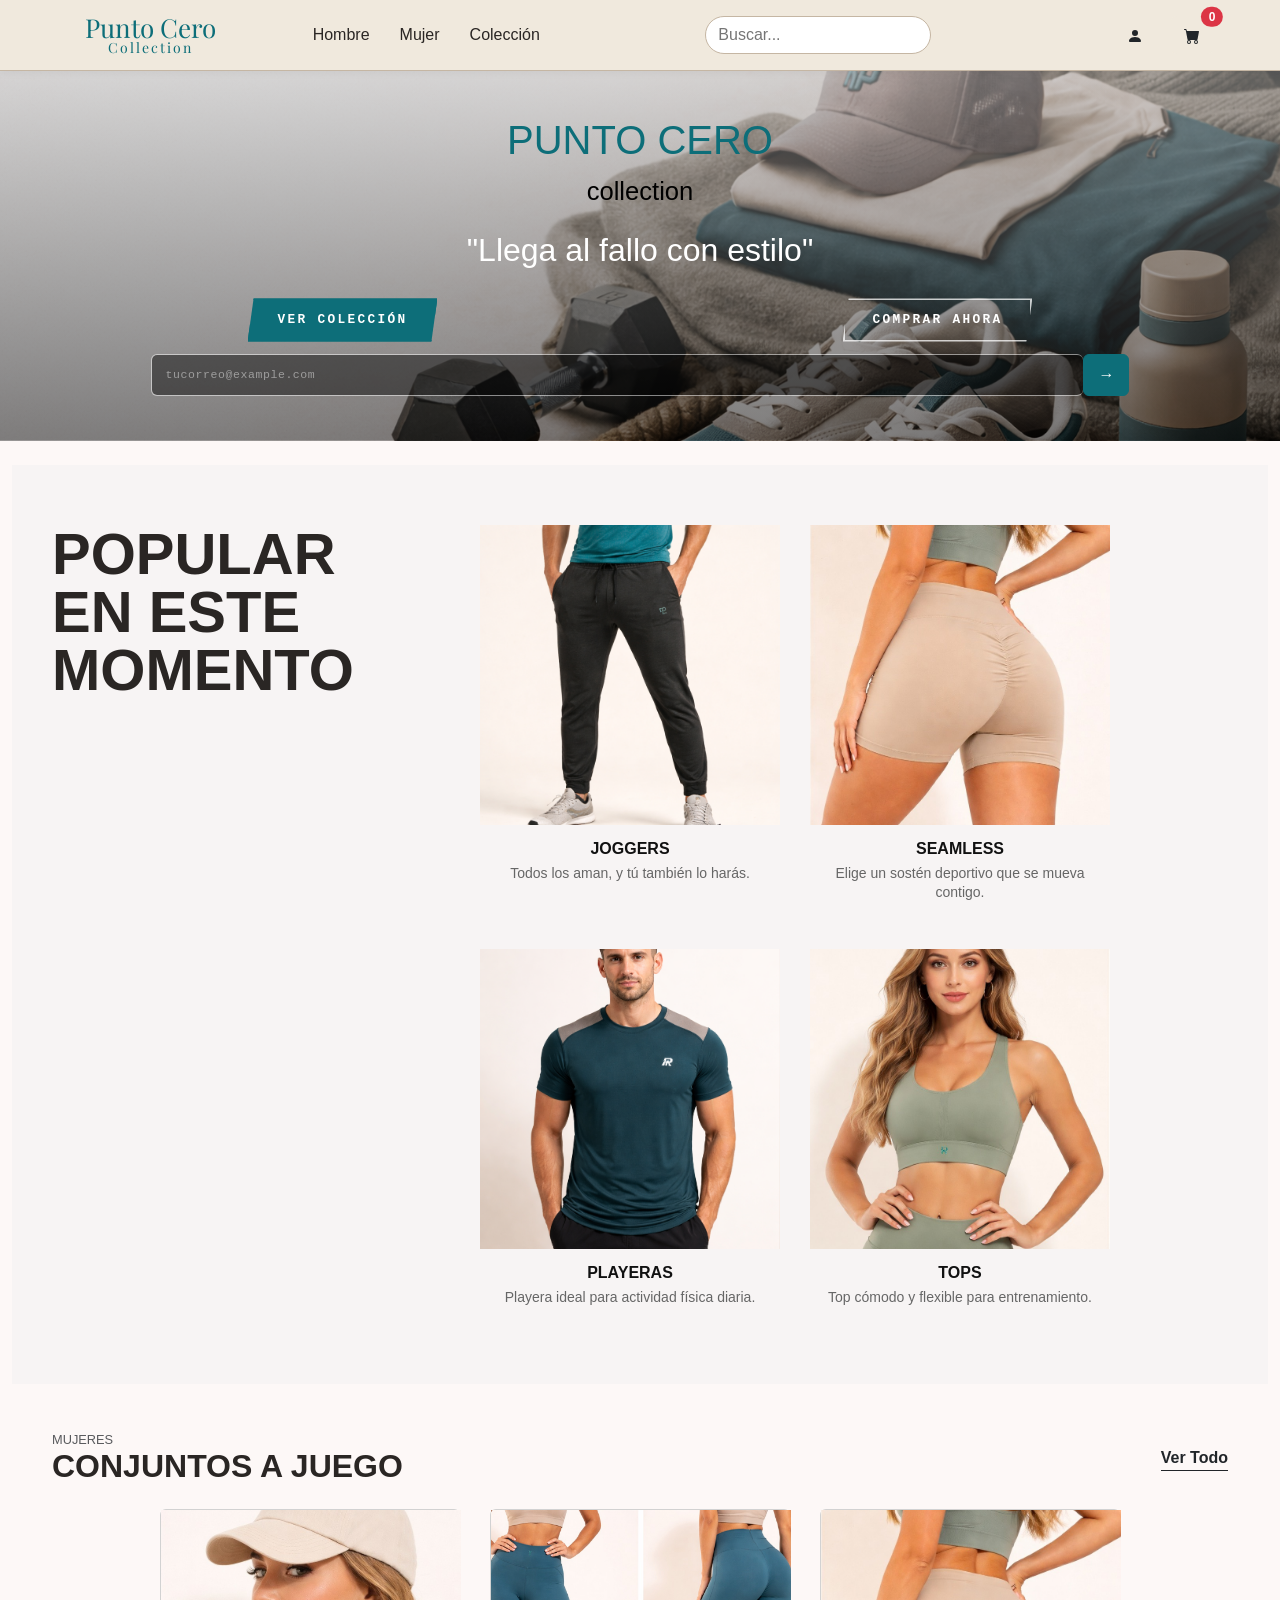
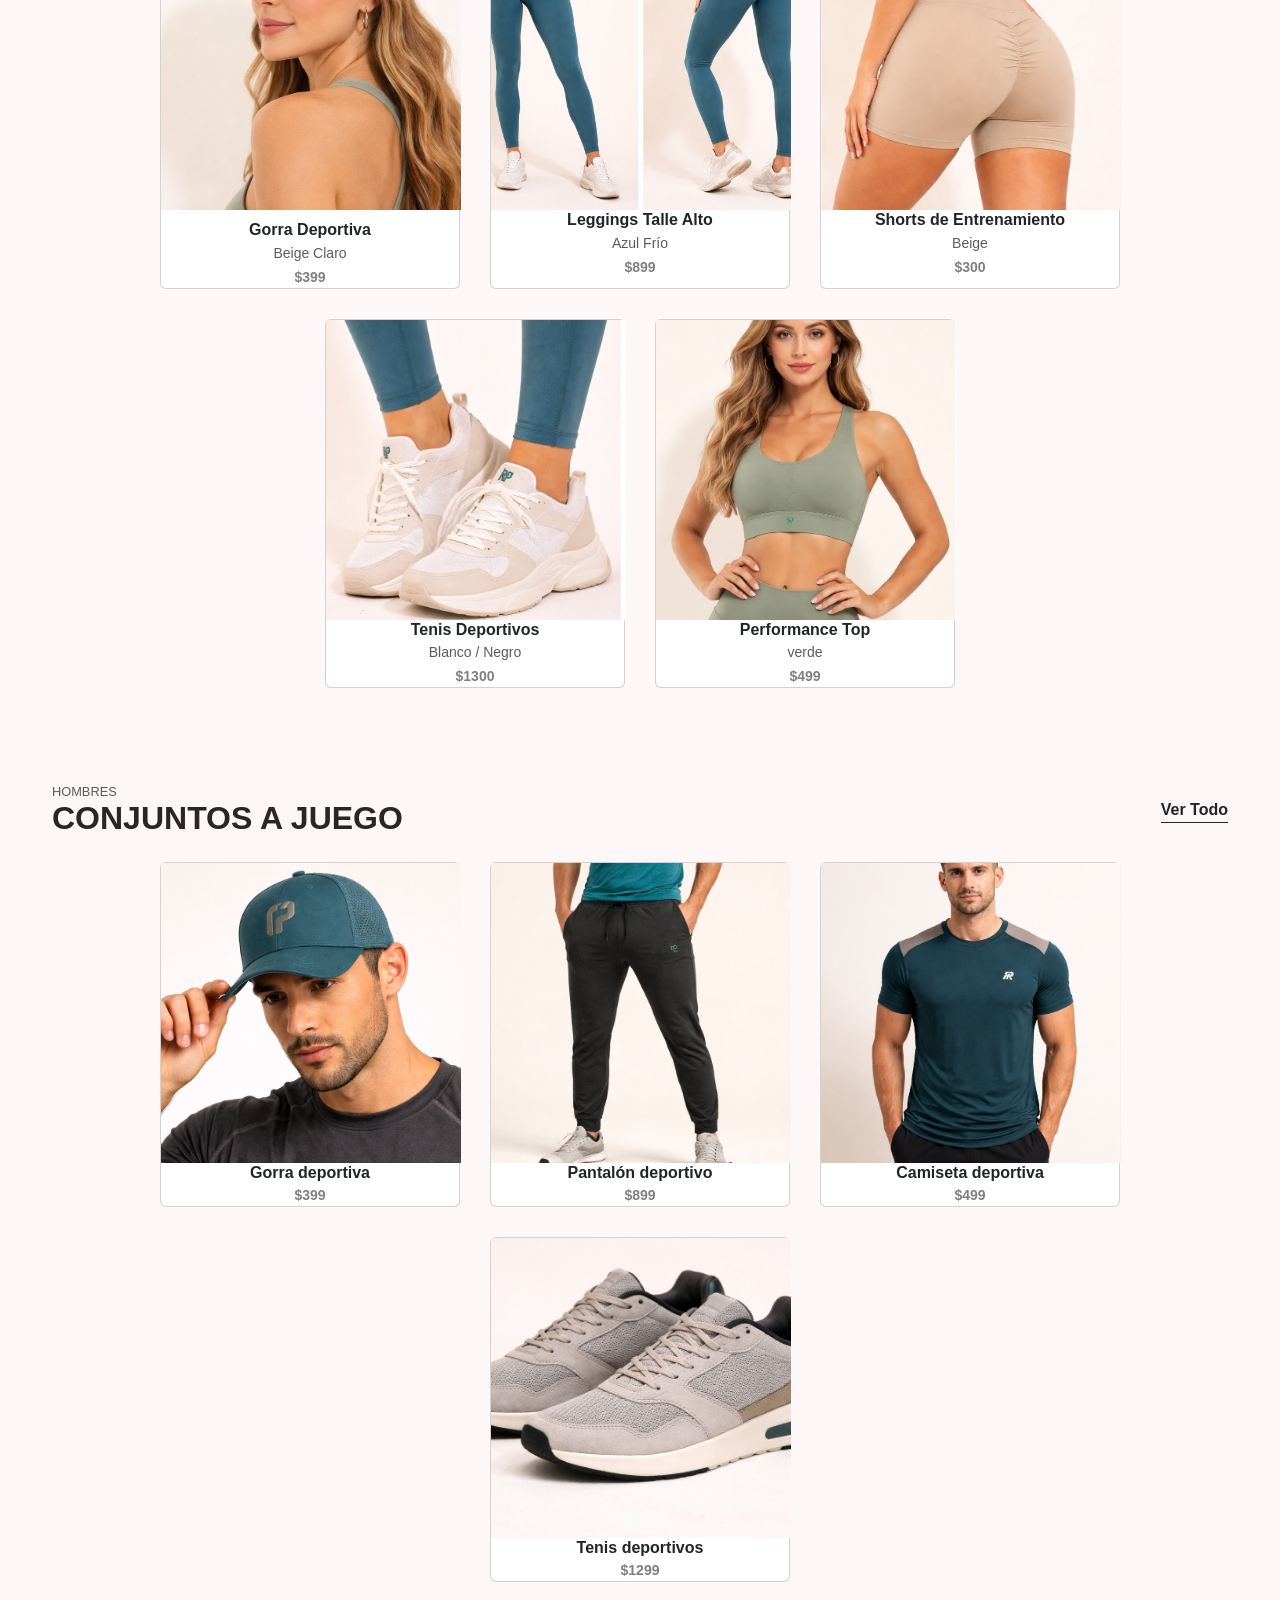
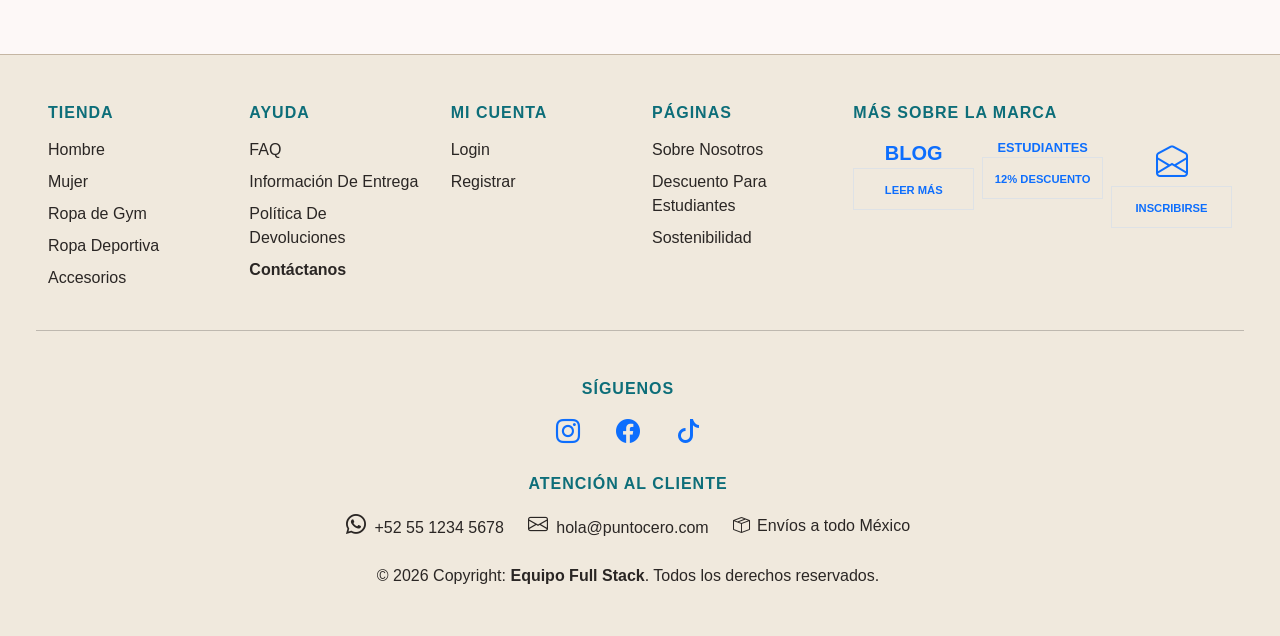
<file: docs/index.html>
<!DOCTYPE html>
<html lang="es">

<head>
  <link href="https://fonts.googleapis.com/css2?family=Cinzel:wght@400;700&display=swap" rel="stylesheet">
  <link href="https://cdn.jsdelivr.net/npm/bootstrap@5.3.0/dist/css/bootstrap.min.css" rel="stylesheet">
  <link rel="stylesheet" href="https://cdn.jsdelivr.net/npm/bootstrap-icons@1.10.5/font/bootstrap-icons.css">
  <meta charset="UTF-8">
  <meta name="viewport" content="width=device-width, initial-scale=1.0">
  <title>Punto Cero Collection</title>

  <!-- Google Fonts -->

  <link href="https://fonts.googleapis.com/css2?family=Playfair+Display:wght@500;700&display=swap" rel="stylesheet">

  <!-- CSS -->
  <link rel="stylesheet" href="styles.css">
  <style>
    .popover-ancho {
      --bs-popover-max-width: 60%;
    }

    .popover {
      max-width: none !important;
      width: 60% !important;
    }

    .product-card {
      border: none;
    }

    .carousel-item img {
      object-fit: cover;
      aspect-ratio: 3 / 4;
      background-color: #f8f9fa;
    }

    /* Las flechas solo aparecen al pasar el mouse sobre la tarjeta */
    .carousel-control-prev,
    .carousel-control-next {
      opacity: 0;
      transition: opacity 0.3s;
    }

    .card:hover .carousel-control-prev,
    .card:hover .carousel-control-next {
      opacity: 0.8;
    }
  </style>
</head>

<body class="min-vh-100">

    <nav class="navbar">
      <div class="container">

        <!-- LOGO -->
        <div class="logo col-2">
          <span class="logo-main">Punto Cero</span>
          <span class="logo-sub">Collection</span>
        </div>

        <!-- MENÚ -->
        <ul class="menu col-4">
          <li><a href="#">Hombre</a></li>
          <li><a href="#">Mujer</a></li>
          <li><a href="#">Colección</a></li>
        </ul>

        <!-- BUSCADOR -->
         <div class="col-3">
            <input type="text" placeholder="Buscar..." class="search">
         </div>

        <!-- ICONOS -->
        <div class="icons col-2 d-flex flex-row-reverse">
          <span class="user-icon"></span>


          <button type="button" id="carro" data-bs-placement="bottom" class="btn  position-relative"
            style="background-color: #F0E9DD;" data-bs-toggle="popover">

            <span class="carrito-btn">
              <svg xmlns="http://www.w3.org/2000/svg" width="16" height="16" fill="currentColor" class="bi bi-cart-fill" viewBox="0 0 16 16">
  <path d="M0 1.5A.5.5 0 0 1 .5 1H2a.5.5 0 0 1 .485.379L2.89 3H14.5a.5.5 0 0 1 .491.592l-1.5 8A.5.5 0 0 1 13 12H4a.5.5 0 0 1-.491-.408L2.01 3.607 1.61 2H.5a.5.5 0 0 1-.5-.5M5 12a2 2 0 1 0 0 4 2 2 0 0 0 0-4m7 0a2 2 0 1 0 0 4 2 2 0 0 0 0-4m-7 1a1 1 0 1 1 0 2 1 1 0 0 1 0-2m7 0a1 1 0 1 1 0 2 1 1 0 0 1 0-2"/>
</svg>
            </span>


            <span id="cart-cuantity"
              class="position-absolute top-0 start-100 translate-middle badge rounded-pill bg-danger">

            </span>

          </button>

          <button class=" btn  position-relative">
            <svg xmlns="http://www.w3.org/2000/svg" width="16" height="16" fill="currentColor" class="bi bi-person-fill" viewBox="0 0 16 16">
  <path d="M3 14s-1 0-1-1 1-4 6-4 6 3 6 4-1 1-1 1zm5-6a3 3 0 1 0 0-6 3 3 0 0 0 0 6"/>
</svg>
          </button>
        </div>

      </div>
    </nav>



  <div class="hero-image">

    <div>
      <div class="hero-head col-5s">
        <h1>PUNTO CERO</h1>
      </div>
      <div class="hero-text">
        <p>collection </p>
      </div>
      <div class="slogan">
        <p>"Llega al fallo con estilo"</p>
      </div>
    </div>


    <div class="hero-cta">

      <div class="container-fluid">
        <div class="row">
          <div class="col-12 col-sm-6 p-2 text-center">
            <a href="#coleccion" class="btn-atletico btn-principal">Ver colección</a>
          </div>
          <div class="col-12 col-sm-6 p-2 text-center">
            <a href="#tienda" class="btn-atletico btn-secundario">Comprar ahora</a>

          </div>
        </div>
        <div class="row">
          <div class="col-12">
            <form class="registro-form d-flex justify-content-center">
              <input type="email" id="emailInput" placeholder="tucorreo@example.com" class="form-control">
              <button type="submit" class="btn btn-primary">→</button>
            </form>
          </div>
        </div>
      </div>


    </div>




  </div>






  <main class="container-fluid flex-grow-1 my-4" style="flex-direction: column; display: flex;">

    <!-- TRENDING -->
    <section class="trending">
      <div class="trending-layout">

        <div class="trending-texto">
          <h2 class="titulo">POPULAR EN ESTE MOMENTO</h2>
        </div>

        <div class="contenedor-productos">

          <div class="producto-card">
            <div class="producto-img">
              <img src="Pictures/Hombres/Pantalon_1.png" style="object-fit: cover;" class="img1"
                alt="Joggers vista delantera">
              <img src="Pictures/Hombres/Pantalon_2.png" style="object-fit: cover;" class="img2"
                alt="Joggers vista trasera">

              <div class="overlay">
                <p>Tallas</p>
                <div class="tallas">
                  <button onclick="addToCart({
                  item: 'Joggers S', 
                  img: 'Pictures/Hombres/Pantalon_1.png',
                  value:899
                  })">S</button>
                  <button onclick="addToCart({
                  item: 'Joggers M', 
                  img: 'Pictures/Hombres/Pantalon_1.png',
                  value:899
                  })">M</button>
                  <button onclick="addToCart({
                  item: 'Joggers L', 
                  img: 'Pictures/Hombres/Pantalon_1.png',
                  value:899
                  })">L</button>
                  <button onclick="addToCart({
                  item: 'Joggers XL', 
                  img: 'Pictures/Hombres/Pantalon_1.png',
                  value:899
                  })">XL</button>
                </div>
              </div>
            </div>

            <h4></h4> <!--Jogger-->
            <p></p>
          </div>

          <div class="producto-card">
            <div class="producto-img">
              <img src="Pictures/Mujeres/Short_1.jpeg" style="object-fit: cover;" class="img2"
                alt="Seamless vista delantera">
              <img src="Pictures/Mujeres/Short_2.jpeg" style="object-fit: cover;" class="img1"
                alt="Seamless vista trasera">

              <div class="overlay">
                <p>Tallas</p>
                <div class="tallas">
                  <button onclick="addToCart({
                  item: 'Seamless XS', 
                  img: 'Pictures/Mujeres/Short_1.jpeg',
                  value:300
                  })">XS</button>
                  <button onclick="addToCart({
                  item: 'Seamless S', 
                  img: 'Pictures/Mujeres/Short_1.jpeg',
                  value:300
                  })">S</button>
                  <button onclick="addToCart({
                  item: 'Seamless M', 
                  img: 'Pictures/Mujeres/Short_1.jpeg',
                  value:300
                  })">M</button>
                  <button onclick="addToCart({
                  item: 'Seamless L', 
                  img: 'Pictures/Mujeres/Short_1.jpeg',
                  value:300
                  })">L</button>
                </div>
              </div>
            </div>

            <h4></h4> <!--SEAMLESS-->
            <p>Short deportivo ligero y ajustable.</p>
          </div>

          <div class="producto-card">
            <div class="producto-img">
              <img src="Pictures/Hombres/Playera_1.png" style="object-fit: cover;" class="img1"
                alt="Playera vista delantera">
              <img src="Pictures/Hombres/Playera_2.png" style="object-fit: cover;" class="img2"
                alt="Playera vista trasera">

              <div class="overlay">
                <p>Tallas</p>
                <div class="tallas">
                  <button onclick="addToCart({
                  item: 'Playera S', 
                  img: 'Pictures/Hombres/Playera_1.png',
                  value:499
                  })">S</button>
                  <button onclick="addToCart({
                  item: 'Playera M', 
                  img: 'Pictures/Hombres/Playera_1.png',
                  value:499
                  })">M</button>
                  <button onclick="addToCart({
                  item: 'Playera L', 
                  img: 'Pictures/Hombres/Playera_1.png',
                  value:499
                  })">L</button>
                  <button onclick="addToCart({
                  item: 'Playera XL', 
                  img: 'Pictures/Hombres/Playera_1.png',
                  value:499
                  })">XL</button>
                </div>
              </div>
            </div>

            <h4></h4> <!--PLAYERAS-->
            <p>Playera ideal para actividad física diaria.</p>
          </div>

          <div class="producto-card">
            <div class="producto-img">
              <img src="Pictures/Mujeres/Top_1.jpeg" style="object-fit: cover;" class="img1" alt="Top vista delantera">
              <img src="Pictures/Mujeres/Top_2.jpeg" style="object-fit: cover;" class="img2" alt="Top vista trasera">

              <div class="overlay">
                <p>Tallas</p>
                <div class="tallas">
                  <button onclick="addToCart({
                  item: 'Top XS', 
                  img: 'Pictures/Mujeres/Top_1.jpeg',
                  value:499
                  })">XS</button>
                  <button onclick="addToCart({
                  item: 'Top S', 
                  img: 'Pictures/Mujeres/Top_1.jpeg',
                  value:499
                  })">S</button>
                  <button onclick="addToCart({
                  item: 'Top M', 
                  img: 'Pictures/Mujeres/Top_1.jpeg',
                  value:499
                  })">M</button>
                  <button onclick="addToCart({
                  item: 'Top L', 
                  img: 'Pictures/Mujeres/Top_1.jpeg',
                  value:499
                  })">L</button>
                </div>
              </div>
            </div>

            <h4></h4> <!--TOPS-->
            <p>Top cómodo y flexible para entrenamiento.</p>
          </div>

        </div>
      </div>
    </section>


    <!--MUJERES-->
    <div class="container my-5" style="flex-direction: column; display: flex; justify-content: start;">
      <div class="d-flex justify-content-between align-items-center mb-4 " style="width: 100%;">
        <div>
          <h6 class="text-uppercase mb-0 text-muted" style="font-size: 0.8rem;">Mujeres</h6>
          <h2 class="fw-bold m-0">CONJUNTOS A JUEGO</h2>
        </div>
        <a href="#" class="text-dark fw-bold text-decoration-none border-bottom border-dark">Ver Todo</a>
      </div>



      <div class="contenedor-productos">



        <div class="card">

          <div class="producto-img">

            <img src="./Pictures/Mujeres/Gorra_2.jpeg" style="object-fit: cover;" class="img1" alt="Gorra">
            <img src="./Pictures/Mujeres/Gorra_1.jpeg" style="object-fit: cover;" class="img2" alt="Gorra vista 2">

            <div class="overlay">

              <p>Color</p>

              <div class="colores">
                <button onclick="addToCart({
                  item: 'Gorra de Mujer Negro', 
                  img: './Pictures/Mujeres/Gorra_2.jpeg',
                  value:399
                  })">Negro</button>
                <button onclick="addToCart({
                  item: 'Gorra de Mujer Cian', 
                  img: './Pictures/Mujeres/Gorra_2.jpeg',
                  value:399
                  })">Cian</button>
              </div>

            </div>

          </div>

              <h3 class="fw-bold mb-0">Gorra Deportiva</h3>
              <p class="small text-muted mb-0">Beige Claro</p>
              <p class="fw-bold mb-0">$399</p>

        </div>

        <div class="card">

          <div class="producto-img">

            <img src="./Pictures/Mujeres/Pantalon.jpeg" style="object-fit: cover;" class="img1" alt="Pantalon">
            <img src="./Pictures/Mujeres/Pantalon.jpeg" style="object-fit: cover;" class="img2" alt="Pantalon vista 2">

            <div class="overlay">

              <p>Tallas</p>

              <div class="tallas">
                <button onclick="addToCart({
                  item: 'Leggings Talle Alto S', 
                  img: './Pictures/Mujeres/Pantalon.jpeg',
                  value:899
                  })">S</button>
                <button onclick="addToCart({
                  item: 'Leggings Talle Alto M', 
                  img: './Pictures/Mujeres/Pantalon.jpeg',
                  value:899
                  })">M</button>
                <button onclick="addToCart({
                  item: 'Leggings Talle Alto L', 
                  img: './Pictures/Mujeres/Pantalon.jpeg',
                  value:899
                  })">L</button>
                <button onclick="addToCart({
                  item: 'Leggings Talle Alto XL', 
                  img: './Pictures/Mujeres/Pantalon.jpeg',
                  value:899
                  })">XL</button>
              </div>

            </div>

          </div>
              <h6 class="fw-bold mb-0">Leggings Talle Alto</h6>
              <p class="small text-muted mb-0">Azul Frío</p>
              <p class="fw-bold mb-0">$899</p>


        </div>

        <div class="card">

          <div class="producto-img">

            <img src="./Pictures/Mujeres/Short_2.jpeg" style="object-fit: cover;" class="img1" alt="Playera">
            <img src="./Pictures/Mujeres/Short_1.jpeg" style="object-fit: cover;" class="img2" alt="Playera vista 2">

            <div class="overlay">

              <p>Tallas</p>

              <div class="tallas">
                  <button onclick="addToCart({
                  item: 'Seamless XS', 
                  img: 'Pictures/Mujeres/Short_1.jpeg',
                  value:300
                  })">XS</button>
                  <button onclick="addToCart({
                  item: 'Seamless S', 
                  img: 'Pictures/Mujeres/Short_1.jpeg',
                  value:300
                  })">S</button>
                  <button onclick="addToCart({
                  item: 'Seamless M', 
                  img: 'Pictures/Mujeres/Short_1.jpeg',
                  value:300
                  })">M</button>
                  <button onclick="addToCart({
                  item: 'Seamless L', 
                  img: 'Pictures/Mujeres/Short_1.jpeg',
                  value:300
                  })">L</button>
              </div>

            </div>

          </div>

              <h6 class="fw-bold mb-0">Shorts de Entrenamiento</h6>
              <p class="small text-muted mb-0">Beige
              <p class="fw-bold mb-0">$300</p>

        </div>

        <div class="card">

          <div class="producto-img">

            <img src="./Pictures/Mujeres/Tennis_1.jpeg" style="object-fit: cover;" class="img1" alt="Tenis">
            <img src="./Pictures/Mujeres/Tennis_2.jpeg" style="object-fit: cover;" class="img2" alt="Playera vista 2">

            <div class="overlay">

              <p>Tallas</p>

              <div class="tallas">
                <button onclick="addToCart({
                  item: 'Tenis Dama 7', 
                  img: 'Pictures/Mujeres/Tennis_1.jpeg',
                  value:1300
                  })">7</button>
                <button onclick="addToCart({
                  item: 'Tenis Dama 8', 
                  img: 'Pictures/Mujeres/Tennis_1.jpeg',
                  value:1300
                  })">8</button>
                <button onclick="addToCart({
                  item: 'Tenis Dama 9', 
                  img: 'Pictures/Mujeres/Tennis_1.jpeg',
                  value:1300
                  })">9</button>
                <button onclick="addToCart({
                  item: 'Tenis Dama 10', 
                  img: 'Pictures/Mujeres/Tennis_1.jpeg',
                  value:1300
                  })">10</button>
                <button onclick="addToCart({
                  item: 'Tenis Dama 11', 
                  img: 'Pictures/Mujeres/Tennis_1.jpeg',
                  value:1300
                  })">11</button>
                <button onclick="addToCart({
                  item: 'Tenis Dama 12', 
                  img: 'Pictures/Mujeres/Tennis_1.jpeg',
                  value:1300
                  })">12</button>
              </div>

            </div>

          </div>

              <h6 class="fw-bold mb-0">Tenis Deportivos</h6>
              <p class="small text-muted mb-0">Blanco / Negro</p>
              <p class="fw-bold mb-0">$1300</p>

        </div>

        <div class="card">

          <div class="producto-img">
            <img src="./Pictures/Mujeres/Top_1.jpeg" style="object-fit: cover;" class="img1" alt="Tenis">
            <img src="./Pictures/Mujeres/Top_2.jpeg" style="object-fit: cover;" class="img2" alt="Playera vista 2">

            <div class="overlay">

              <p>Tallas</p>

              <div class="tallas">
                  <button onclick="addToCart({
                  item: 'Top XS', 
                  img: 'Pictures/Mujeres/Top_1.jpeg',
                  value:499
                  })">XS</button>
                  <button onclick="addToCart({
                  item: 'Top S', 
                  img: 'Pictures/Mujeres/Top_1.jpeg',
                  value:499
                  })">S</button>
                  <button onclick="addToCart({
                  item: 'Top M', 
                  img: 'Pictures/Mujeres/Top_1.jpeg',
                  value:499
                  })">M</button>
                  <button onclick="addToCart({
                  item: 'Top L', 
                  img: 'Pictures/Mujeres/Top_1.jpeg',
                  value:499
                  })">L</button>
              </div>

            </div>

          </div>

              <h6 class="fw-bold mb-0">Performance Top</h6>
              <p class="small text-muted mb-0">verde</p>
              <p class="fw-bold mb-0">$499</p>

        </div>



      </div>

    </div>



    <section class="container my-5" style="flex-direction: column; display: flex; justify-content: start;">
      <div class="d-flex justify-content-between align-items-center mb-4 " style="width: 100%;">
        <div>
          <h6 class="text-uppercase mb-0 text-muted" style="font-size: 0.8rem;">Hombres</h6>
          <h2 class="fw-bold m-0">CONJUNTOS A JUEGO</h2>
        </div>
        <a href="#" class="text-dark fw-bold text-decoration-none border-bottom border-dark">Ver Todo</a>
      </div>

      <!--HOMBRES-->
      <div class="contenedor-productos">



        <div class="card">

          <div class="producto-img">

            <img src="Pictures/Hombres/Gorra_1.png" style="object-fit: cover;" class="img1" alt="Gorra">
            <img src="Pictures/Hombres/Gorra_2.png" style="object-fit: cover;" class="img2" alt="Gorra vista 2">

            <div class="overlay">

              <p>Color</p>

              <div class="colores">
                <button onclick="addToCart({
                  item: 'Gorra Negra de hombre', 
                  img: 'Pictures/Hombres/Gorra_2.png',
                  value:399
                  })">Negro</button>
                <button onclick="addToCart({
                  item: 'Gorra Cian de hombre', 
                  img: 'Pictures/Hombres/Gorra_1.png',
                  value:399
                  })">Cian</button>
              </div>

            </div>

          </div>


              <h6 class="fw-bold mb-0">Gorra deportiva</h6>
              <p class="fw-bold mb-0">$399</p>

        </div>



        <div class="card">

          <div class="producto-img">

            <img src="Pictures/Hombres/Pantalon_1.png" style="object-fit: cover;" class="img1" alt="Pantalon">
            <img src="Pictures/Hombres/Pantalon_2.png" style="object-fit: cover;" class="img2" alt="Pantalon vista 2">

            <div class="overlay">

              <p>Tallas</p>

              <div class="tallas">
                <button onclick="addToCart({
                  item: 'Pantalon Deportivo S', 
                  img: 'Pictures/Hombres/Pantalon_1.png',
                  value:899
                  })">S</button>
                <button onclick="addToCart({
                  item: 'Pantalon Deportivo M', 
                  img: 'Pictures/Hombres/Pantalon_1.png',
                  value:899
                  })">M</button>
                <button onclick="addToCart({
                  item: 'Pantalon Deportivo L',
                  img: 'Pictures/Hombres/Pantalon_1.png',
                  value:899
                  })">L</button>
                <button onclick="addToCart({
                  item: 'Pantalon Deportivo XL',
                  img: 'Pictures/Hombres/Pantalon_1.png',
                  value:899
                  })">XL</button>
              </div>

            </div>

          </div>

              <h6 class="fw-bold mb-0">Pantalón deportivo</h6>
              <p class="fw-bold mb-0">$899</p>

        </div>




        <div class="card">

          <div class="producto-img">

            <img src="Pictures/Hombres/Playera_1.png" style="object-fit: cover;" class="img1" alt="Playera">
            <img src="Pictures/Hombres/Playera_2.png" style="object-fit: cover;" class="img2" alt="Playera vista 2">

            <div class="overlay">

              <p>Tallas</p>

              <div class="tallas">
                <button onclick="addToCart({
                  item: 'Camiseta Deportiva S',
                  img: 'Pictures/Hombres/Playera_1.png',
                  value:499
                  })">S</button>
                <button onclick="addToCart({
                  item: 'Camiseta Deportivo M',
                  img: 'Pictures/Hombres/Playera_1.png',
                  value:499
                  })">M</button>
                <button onclick="addToCart({
                  item: 'Camiseta Deportivo L',
                  img: 'Pictures/Hombres/Playera_1.png',
                  value:499
                  })">L</button>
                <button onclick="addToCart({
                  item: 'Camiseta Deportivo XL',
                  img: 'Pictures/Hombres/Playera_1.png',
                  value:499
                  })">XL</button>
              </div>

            </div>

          </div>

              <h6 class="fw-bold mb-0">Camiseta deportiva</h6>
              <p class="fw-bold mb-0">$499</p>


        </div>



        <div class="card">

          <div class="producto-img">

            <img src="Pictures/Hombres/Tennis_2.png" style="object-fit: cover;" class="img1" alt="Tenis">
            <img src="Pictures/Hombres/Tennis_1.png" style="object-fit: cover;" class="img2" alt="Tenis">

            <div class="overlay">

              <p>Tallas</p>

              <div class="tallas">
                <button onclick="addToCart({
                  item: 'Tenis Deportivo 7',
                  img: 'Pictures/Hombres/Tennis_2.png',
                  value:1299
                  })">7</button>
                <button onclick="addToCart({
                  item: 'Tenis Deportivo 8',
                  img: 'Pictures/Hombres/Tennis_2.png',
                  value:1299
                  })">8</button>
                <button onclick="addToCart({
                  item: 'Tenis Deportivo 9',
                  img: 'Pictures/Hombres/Tennis_2.png',
                  value:1299
                  })">9</button>
                <button onclick="addToCart({
                  item: 'Tenis Deportivo 10',
                  img: 'Pictures/Hombres/Tennis_2.png',
                  value:1299
                  })">10</button>
                <button onclick="addToCart({
                  item: 'Tenis Deportivo 11',
                  img: 'Pictures/Hombres/Tennis_2.png',
                  value:1299
                  })">11</button>
                <button onclick="addToCart({
                  item: 'Tenis Deportivo 12',
                  img: 'Pictures/Hombres/Tennis_2.png',
                  value:1299
                  })">12</button>
              </div>

            </div>

          </div>

              <h6 class="fw-bold mb-0">Tenis deportivos</h6>
              <p class="fw-bold mb-0">$1299</p>


        </div>


      </div>

    </section>


  </main>

  <footer class="custom-footer pt-5 pb-4 mt-auto">
    <div class="container-fluid px-5">

      <div class="row text-start mb-4">

        <div class="col-md-2 mb-4">
          <h6 class="footer-title mb-3">Tienda</h6>
          <ul class="list-unstyled">
            <li class="mb-2"><a href="#" class="footer-link">Hombre</a></li>
            <li class="mb-2"><a href="#" class="footer-link">Mujer</a></li>
            <li class="mb-2"><a href="#" class="footer-link">Ropa de Gym</a></li>
            <li class="mb-2"><a href="#" class="footer-link">Ropa Deportiva</a></li>
            <li class="mb-2"><a href="#" class="footer-link">Accesorios</a></li>
          </ul>
        </div>

        <div class="col-md-2 mb-4">
          <h6 class="footer-title mb-3">Ayuda</h6>
          <ul class="list-unstyled">
            <li class="mb-2"><a href="#" class="footer-link">FAQ</a></li>
            <li class="mb-2"><a href="#" class="footer-link">Información De Entrega</a></li>
            <li class="mb-2"><a href="#" class="footer-link">Política De Devoluciones</a></li>
            <li class="mb-2"><a href="#" class="footer-link fw-bold">Contáctanos</a></li>
          </ul>
        </div>

        <div class="col-md-2 mb-4">
          <h6 class="footer-title mb-3">Mi Cuenta</h6>
          <ul class="list-unstyled">
            <li class="mb-2"><a href="#" class="footer-link">Login</a></li>
            <li class="mb-2"><a href="#" class="footer-link">Registrar</a></li>
          </ul>
        </div>

        <div class="col-md-2 mb-4">
          <h6 class="footer-title mb-3">Páginas</h6>
          <ul class="list-unstyled">
            <li class="mb-2"><a href="#" class="footer-link">Sobre Nosotros</a></li>
            <li class="mb-2"><a href="#" class="footer-link">Descuento Para Estudiantes</a></li>
            <li class="mb-2"><a href="#" class="footer-link">Sostenibilidad</a></li>
          </ul>
        </div>

        <div class="col-md-4 mb-4">
          <h6 class="footer-title mb-3">Más sobre la marca</h6>
          <div class="row g-2">
            <div class="col-4">
              <a href="#" class="text-decoration-none">
                <div class="brand-box-dark d-flex align-items-center justify-content-center">
                  <span class="fw-bold fs-5 text-uppercase">Blog</span>
                </div>
                <div class="brand-box-light text-center py-2 border">
                  <small class="fw-bold" style="font-size: 0.7rem;">LEER MÁS</small>
                </div>
              </a>
            </div>
            <div class="col-4">
              <a href="#" class="text-decoration-none">
                <div class="brand-box-dark d-flex align-items-center justify-content-center flex-column">
                  <span class="fw-bold text-uppercase" style="font-size: 0.8rem;">Estudiantes</span>
                </div>
                <div class="brand-box-light text-center py-2 border">
                  <small class="fw-bold" style="font-size: 0.7rem;">12% DESCUENTO</small>
                </div>
              </a>
            </div>
            <div class="col-4">
              <a href="#" class="text-decoration-none">
                <div class="brand-box-dark d-flex align-items-center justify-content-center">
                  <i class="bi bi-envelope-open fs-2"></i>
                </div>
                <div class="brand-box-light text-center py-2 border px-1 text-truncate">
                  <small class="fw-bold" style="font-size: 0.7rem;">INSCRIBIRSE</small>
                </div>
              </a>
            </div>
          </div>


        </div>

        <hr class="mb-4">

        <div class="row text-center mt-4">

          <div class="col-12 mb-4">
            <h6 class="footer-title mb-3">Síguenos</h6>
            <a href="#" class="mx-3 fs-4 social-icon"><i class="bi bi-instagram"></i></a>
            <a href="#" class="mx-3 fs-4 social-icon"><i class="bi bi-facebook"></i></a>
            <a href="#" class="mx-3 fs-4 social-icon"><i class="bi bi-tiktok"></i></a>
          </div>

          <div class="col-12 mb-4">
            <h6 class="footer-title mb-3">Atención al Cliente</h6>
            <div class="d-flex justify-content-center flex-wrap gap-4">
              <span>
                <i class="bi bi-whatsapp me-1 contact-icon fs-5"></i>
                <a href="https://wa.me/525512345678" target="_blank" class="footer-link align-middle">+52 55 1234
                  5678</a>
              </span>
              <span>
                <i class="bi bi-envelope me-1 contact-icon fs-5"></i>
                <a href="mailto:hola@puntocero.com" class="footer-link align-middle">hola@puntocero.com</a>
              </span>
              <span class="copyright-text align-middle mt-1">
                <i class="bi bi-box-seam me-1"></i> Envíos a todo México
              </span>
            </div>
          </div>

          <div class="col-12">
            <p class="copyright-text mb-0">
              © 2026 Copyright: <strong>Equipo Full Stack</strong>. Todos los derechos reservados.
            </p>
          </div>

        </div>

      </div>
  </footer>

  <script src="https://cdn.jsdelivr.net/npm/bootstrap@5.3.8/dist/js/bootstrap.bundle.min.js"
    integrity="sha384-FKyoEForCGlyvwx9Hj09JcYn3nv7wiPVlz7YYwJrWVcXK/BmnVDxM+D2scQbITxI"
    crossorigin="anonymous"></script>
  <script src="./script.js"> </script>

</body>


<script src="https://cdn.jsdelivr.net/npm/bootstrap@5.3.0/dist/js/bootstrap.bundle.min.js"></script>
<script src="script.js"></script>

</body>

</html>
</file>
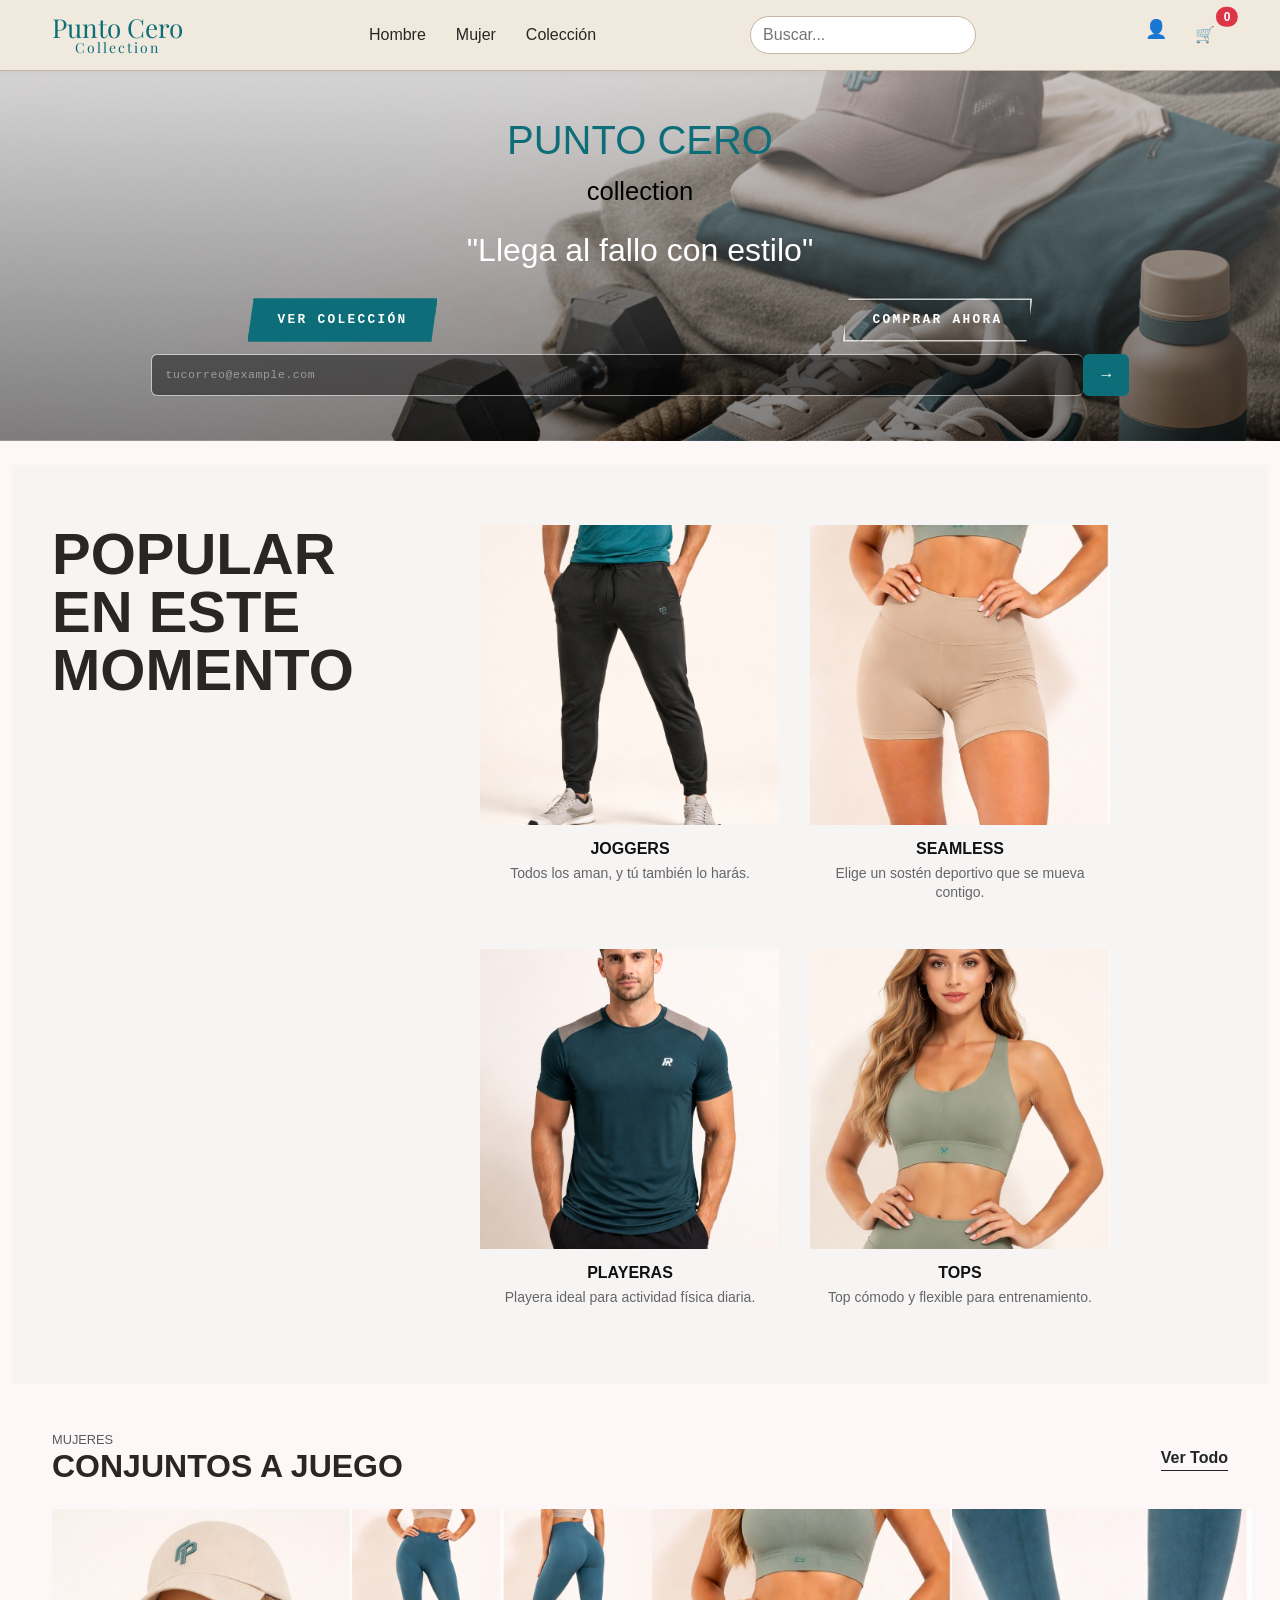
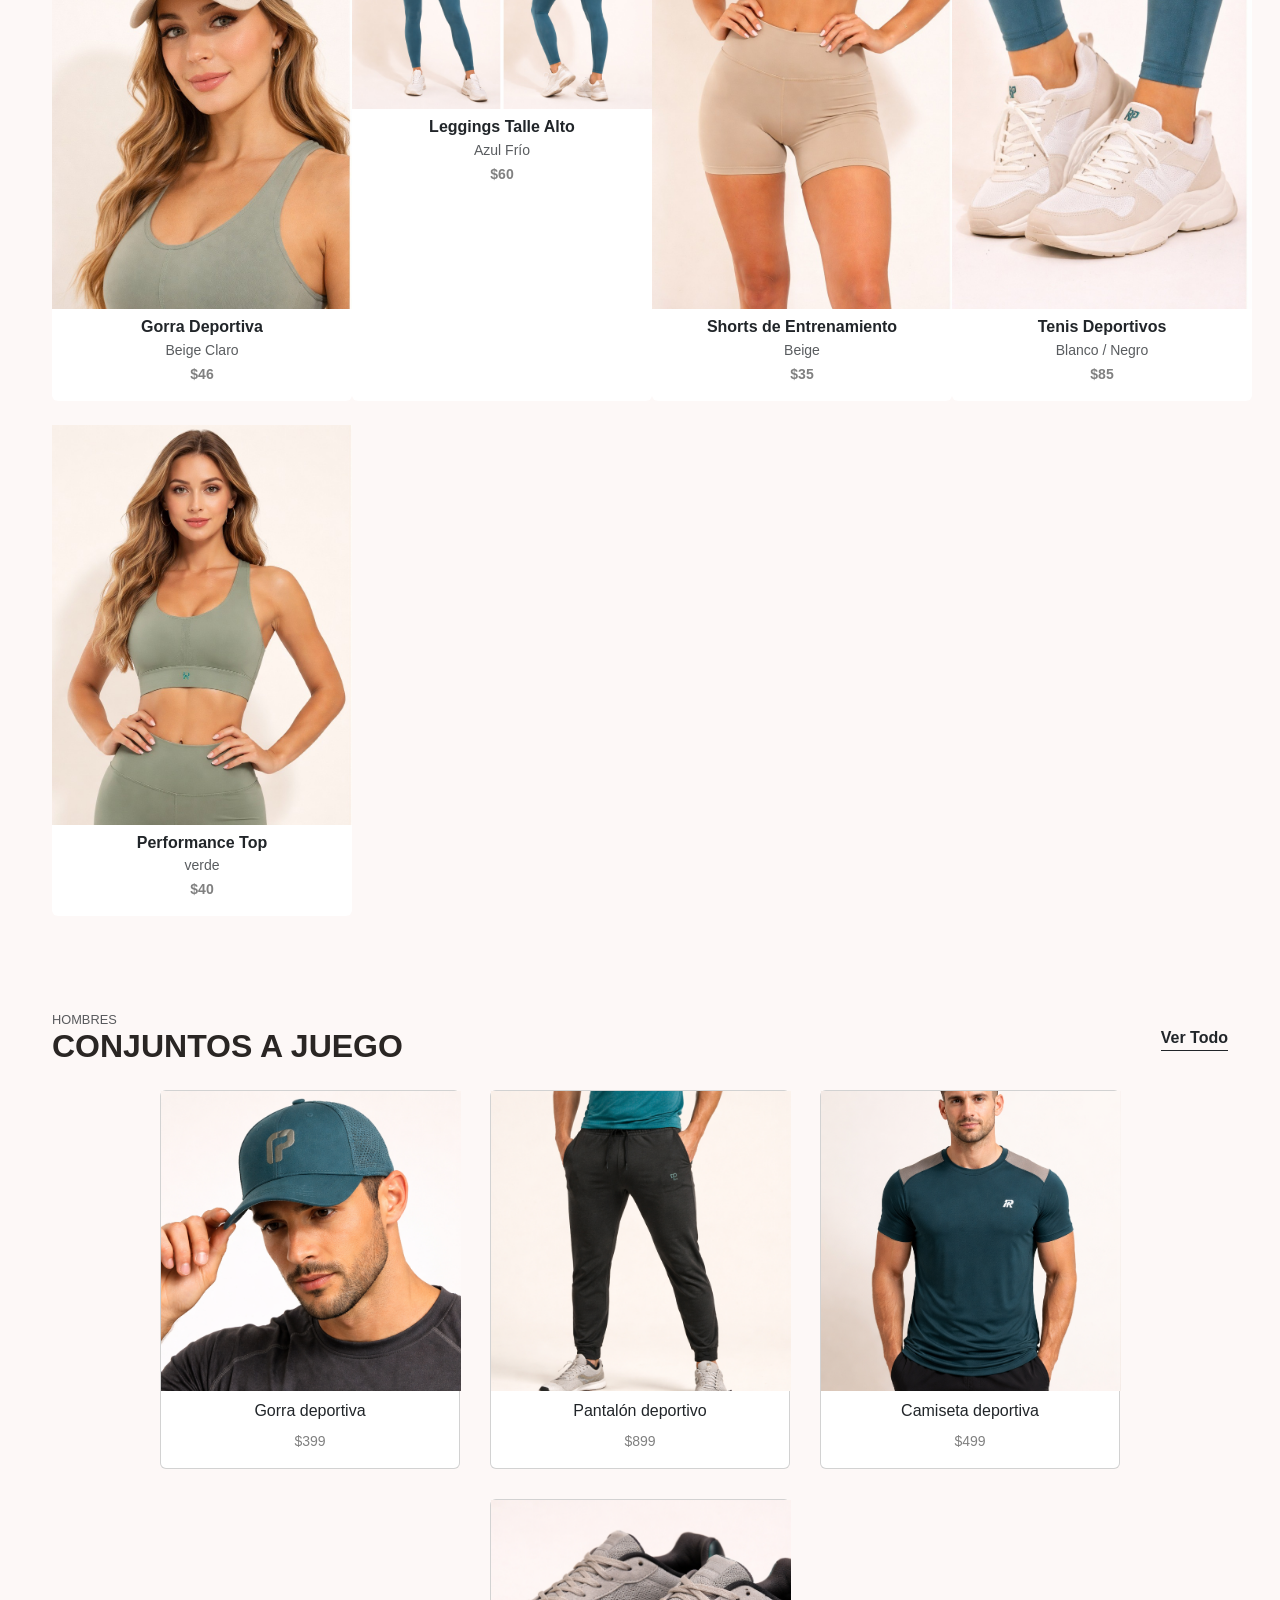
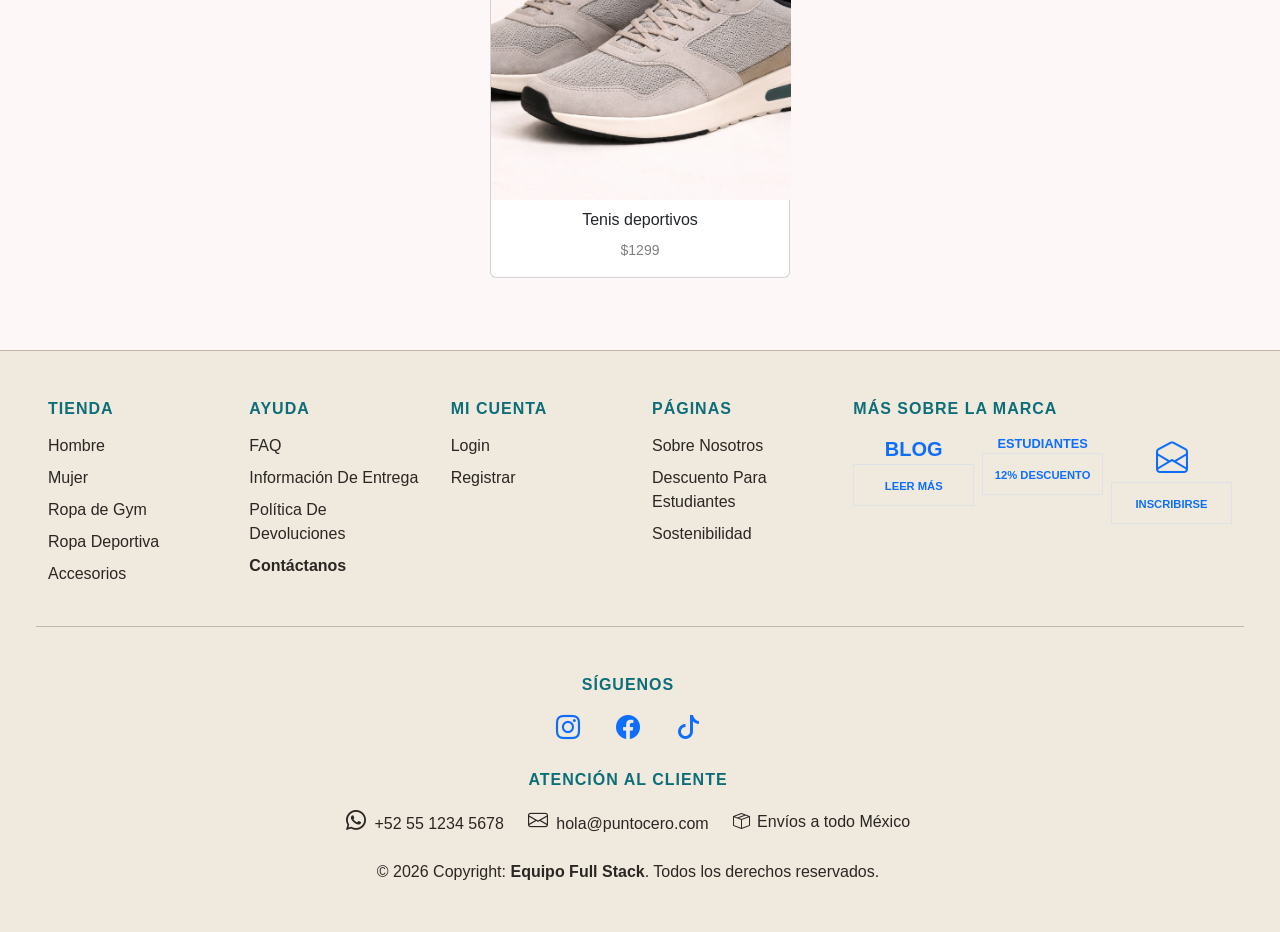
<file: Landing-page/main.html>
<!DOCTYPE html>
<html lang="es">

<head>
  <link href="https://fonts.googleapis.com/css2?family=Cinzel:wght@400;700&display=swap" rel="stylesheet">
  <link href="https://cdn.jsdelivr.net/npm/bootstrap@5.3.0/dist/css/bootstrap.min.css" rel="stylesheet">
  <link rel="stylesheet" href="https://cdn.jsdelivr.net/npm/bootstrap-icons@1.10.5/font/bootstrap-icons.css">
  <meta charset="UTF-8">
  <meta name="viewport" content="width=device-width, initial-scale=1.0">
  <title>Punto Cero Collection</title>

  <!-- Google Fonts -->
   
  <link href="https://fonts.googleapis.com/css2?family=Playfair+Display:wght@500;700&display=swap" rel="stylesheet">

  <!-- CSS -->
  <link rel="stylesheet" href="styles.css">
  <style>
    .popover-ancho {
      --bs-popover-max-width: 60%;
    }

    .popover {
      max-width: none !important;
      width: 60% !important;
    }

    .product-card {
      border: none;
    }

    .carousel-item img {
      object-fit: cover;
      aspect-ratio: 3 / 4;
      background-color: #f8f9fa;
    }

    /* Las flechas solo aparecen al pasar el mouse sobre la tarjeta */
    .carousel-control-prev,
    .carousel-control-next {
      opacity: 0;
      transition: opacity 0.3s;
    }

    .card:hover .carousel-control-prev,
    .card:hover .carousel-control-next {
      opacity: 0.8;
    }
  </style>
</head>

<body class="d-flex flex-column min-vh-100">


  <header>

    <nav class="navbar">
      <div class="container">

        <!-- LOGO -->
        <div class="logo">
          <span class="logo-main">Punto Cero</span>
          <span class="logo-sub">Collection</span>
        </div>

        <!-- MENÚ -->
        <ul class="menu">
          <li><a href="#">Hombre</a></li>
          <li><a href="#">Mujer</a></li>
          <li><a href="#">Colección</a></li>
        </ul>

        <!-- BUSCADOR -->
        <input type="text" placeholder="Buscar..." class="search">

        <!-- ICONOS -->
        <div class="icons">
          <span class="user-icon">👤</span>


          <button type="button" id="carro" data-bs-placement="bottom" class="btn  position-relative"
            style="background-color: #F0E9DD;" data-bs-toggle="popover" data-bs-title="Popover title"
            data-bs-content="And here’s some amazing content. It’s very engaging. Right?">

            <span class="carrito-btn">🛒</span>


            <span id="cart-cuantity"
              class="position-absolute top-0 start-100 translate-middle badge rounded-pill bg-danger">

            </span>

          </button>

        </div>

      </div>
    </nav>

  </header>

<div class="hero-image">

  <div>
    <div class="hero-head col-5s">
      <h1>PUNTO CERO</h1>
    </div>
    <div class="hero-text">
      <p>collection </p>
    </div>
    <div class="slogan">
      <p>"Llega al fallo con estilo"</p>
    </div>
  </div>


<div class="hero-cta">

  <div class="container-fluid">
    <div class="row">
      <div class="col-12 col-sm-6 p-2 text-center">
<a href="#coleccion" class="btn-atletico btn-principal">Ver colección</a>
      </div>
      <div class="col-12 col-sm-6 p-2 text-center">
  <a href="#tienda" class="btn-atletico btn-secundario">Comprar ahora</a>

      </div>
    </div>
    <div class="row">
<div class="col-12">
  <form class="registro-form d-flex justify-content-center">
    <input type="email" id="emailInput" placeholder="tucorreo@example.com" class="form-control">
    <button type="submit" class="btn btn-primary">→</button>
  </form>
</div>
    </div>
  </div>
  

</div>




</div>






  <main class="container-fluid flex-grow-1 my-4" style="flex-direction: column; display: flex;">

<!-- TRENDING -->
<section class="trending">
  <div class="trending-layout">

    <div class="trending-texto">
      <h2 class="titulo">POPULAR EN ESTE MOMENTO</h2>
    </div>

    <div class="contenedor-productos">

      <div class="producto-card">
        <div class="producto-img">
          <img src="Pictures/Hombres/Pantalon_1.png" style="object-fit: cover;"  class="img1" alt="Joggers vista delantera">
          <img src="Pictures/Hombres/Pantalon_2.png" style="object-fit: cover;"  class="img2" alt="Joggers vista trasera">

          <div class="overlay">
            <p>Tallas</p>
            <div class="tallas">
              <button>S</button>
              <button>M</button>
              <button>L</button>
              <button>XL</button>
            </div>
          </div>
        </div>

        <h4></h4> <!--Jogger-->
        <p></p>
      </div>

      <div class="producto-card">
        <div class="producto-img">
          <img src="Pictures/Mujeres/Short_1.jpeg" style="object-fit: cover;"  class="img1" alt="Seamless vista delantera">
          <img src="Pictures/Mujeres/Short_2.jpeg" style="object-fit: cover;"  class="img2" alt="Seamless vista trasera">

          <div class="overlay">
            <p>Tallas</p>
            <div class="tallas">
              <button>XS</button>
              <button>S</button>
              <button>M</button>
              <button>L</button>
            </div>
          </div>
        </div>

        <h4></h4> <!--SEAMLESS-->
        <p>Short deportivo ligero y ajustable.</p>
      </div>

      <div class="producto-card">
        <div class="producto-img">
          <img src="Pictures/Hombres/Playera_1.png" style="object-fit: cover;"  class="img1" alt="Playera vista delantera">
          <img src="Pictures/Hombres/Playera_2.png"  style="object-fit: cover;"  class="img2" alt="Playera vista trasera">

          <div class="overlay">
            <p>Tallas</p>
            <div class="tallas">
              <button>S</button>
              <button>M</button>
              <button>L</button>
              <button>XL</button>
            </div>
          </div>
        </div>

        <h4></h4> <!--PLAYERAS-->
        <p>Playera ideal para actividad física diaria.</p>
      </div>

      <div class="producto-card">
        <div class="producto-img">
          <img src="Pictures/Mujeres/Top_1.jpeg" style="object-fit: cover;"  class="img1" alt="Top vista delantera">
          <img src="Pictures/Mujeres/Top_2.jpeg" style="object-fit: cover;"  class="img2" alt="Top vista trasera">

          <div class="overlay">
            <p>Tallas</p>
            <div class="tallas">
              <button>XS</button>
              <button>S</button>
              <button>M</button>
              <button>L</button>
            </div>
          </div>
        </div>

        <h4></h4> <!--TOPS-->
        <p>Top cómodo y flexible para entrenamiento.</p>
      </div>

    </div>
  </div>
</section>


<!--MUJERES-->
    <div class="container my-5"  style="flex-direction: column; display: flex; justify-content: start;">
      <div class="d-flex justify-content-between align-items-center mb-4 " style="width: 100%;">
        <div>
          <h6 class="text-uppercase mb-0 text-muted" style="font-size: 0.8rem;">Mujeres</h6>
          <h2 class="fw-bold m-0">CONJUNTOS A JUEGO</h2>
        </div>
        <a href="#" class="text-dark fw-bold text-decoration-none border-bottom border-dark">Ver Todo</a>
      </div>

      <div class="row row-cols-2 row-cols-md-4 g-4">

        <div class="col">
          <div class="card h-100 product-card position-relative">
            <div id="cr1" class="carousel slide" data-bs-interval="false">
              <div class="carousel-inner">
                <div class="carousel-item active"><img src="./Pictures/Mujeres/Gorra_1.jpeg" class="d-block w-100">
                </div>
                <div class="carousel-item"><img src="./Pictures/Mujeres/Gorra_2.jpeg" class="d-block w-100"></div>
                <div class="carousel-item"><img src="./Pictures/Mujeres/Gorra.jpeg" class="d-block w-100"></div>
              </div>
              <button class="carousel-control-prev" type="button" data-bs-target="#cr1" data-bs-slide="prev"><span
                  class="carousel-control-prev-icon"></span></button>
              <button class="carousel-control-next" type="button" data-bs-target="#cr1" data-bs-slide="next"><span
                  class="carousel-control-next-icon"></span></button>
            </div>
            <div class="card-body px-0 pt-2">
              <h6 class="fw-bold mb-0">Gorra Deportiva</h6>
              <p class="small text-muted mb-0">Beige Claro</p>
              <p class="fw-bold mb-0">$46</p>
            </div>
          </div>
        </div>

        <div class="col">
          <div class="card h-100 product-card">
            <img src="./Pictures/Mujeres/Pantalon.jpeg" class="card-img-top">
            <div class="card-body px-0 pt-2">
              <h6 class="fw-bold mb-0">Leggings Talle Alto</h6>
              <p class="small text-muted mb-0">Azul Frío</p>
              <p class="fw-bold mb-0">$60</p>
            </div>
          </div>
        </div>

        <div class="col">
          <div class="card h-100 product-card position-relative">
            <div id="cr3" class="carousel slide" data-bs-interval="false">
              <div class="carousel-inner">
                <div class="carousel-item active"><img src="./Pictures/Mujeres/Short_1.jpeg" class="d-block w-100">
                </div>
                <div class="carousel-item"><img src="./Pictures/Mujeres/Short_2.jpeg" class="d-block w-100"></div>
                <div class="carousel-item"><img src="./Pictures/Mujeres/Short.jpeg" class="d-block w-100"></div>
              </div>
              <button class="carousel-control-prev" type="button" data-bs-target="#cr3" data-bs-slide="prev"><span
                  class="carousel-control-prev-icon"></span></button>
              <button class="carousel-control-next" type="button" data-bs-target="#cr3" data-bs-slide="next"><span
                  class="carousel-control-next-icon"></span></button>
            </div>
            <div class="card-body px-0 pt-2">
              <h6 class="fw-bold mb-0">Shorts de Entrenamiento</h6>
              <p class="small text-muted mb-0">Beige
              <p class="fw-bold mb-0">$35</p>
            </div>
          </div>
        </div>

        <div class="col">
          <div class="card h-100 product-card position-relative">
            <div id="cr4" class="carousel slide" data-bs-interval="false">
              <div class="carousel-inner">
                <div class="carousel-item active"><img src="./Pictures/Mujeres/Tennis_1.jpeg" class="d-block w-100">
                </div>
                <div class="carousel-item"><img src="./Pictures/Mujeres/Tennis_2.jpeg" class="d-block w-100"></div>
                <div class="carousel-item"><img src="./Pictures/Mujeres/Tennis.jpeg" class="d-block w-100"></div>
              </div>
              <button class="carousel-control-prev" type="button" data-bs-target="#cr4" data-bs-slide="prev"><span
                  class="carousel-control-prev-icon"></span></button>
              <button class="carousel-control-next" type="button" data-bs-target="#cr4" data-bs-slide="next"><span
                  class="carousel-control-next-icon"></span></button>
            </div>
            <div class="card-body px-0 pt-2">
              <h6 class="fw-bold mb-0">Tenis Deportivos</h6>
              <p class="small text-muted mb-0">Blanco / Negro</p>
              <p class="fw-bold mb-0">$85</p>
            </div>
          </div>
        </div>

        <div class="col">
          <div class="card h-100 product-card position-relative">
            <div id="cr5" class="carousel slide" data-bs-interval="false">
              <div class="carousel-inner">
                <div class="carousel-item active"><img src="./Pictures/Mujeres/Top_1.jpeg" class="d-block w-100"></div>
                <div class="carousel-item"><img src="./Pictures/Mujeres/Top_2.jpeg" class="d-block w-100"></div>
                <div class="carousel-item"><img src="./Pictures/Mujeres/Top.jpeg" class="d-block w-100"></div>
              </div>
              <button class="carousel-control-prev" type="button" data-bs-target="#cr5" data-bs-slide="prev"><span
                  class="carousel-control-prev-icon"></span></button>
              <button class="carousel-control-next" type="button" data-bs-target="#cr5" data-bs-slide="next"><span
                  class="carousel-control-next-icon"></span></button>
            </div>
            <div class="card-body px-0 pt-2">
              <h6 class="fw-bold mb-0">Performance Top</h6>
              <p class="small text-muted mb-0">verde</p>
              <p class="fw-bold mb-0">$40</p>
            </div>
          </div>
        </div>

      </div>
    </div>



    <section class="container my-5" style="flex-direction: column; display: flex; justify-content: start;">
      <div class="d-flex justify-content-between align-items-center mb-4 " style="width: 100%;">
        <div>
          <h6 class="text-uppercase mb-0 text-muted" style="font-size: 0.8rem;">Hombres</h6>
          <h2 class="fw-bold m-0">CONJUNTOS A JUEGO</h2>
        </div>
        <a href="#" class="text-dark fw-bold text-decoration-none border-bottom border-dark">Ver Todo</a>
      </div>

<!--HOMBRES-->
<div class="contenedor-productos">



        <div class="card">

          <div class="producto-img">

            <img src="Pictures/Hombres/Gorra_1.png" style="object-fit: cover;" class="img1" alt="Gorra">
            <img src="Pictures/Hombres/Gorra_2.png" style="object-fit: cover;" class="img2" alt="Gorra vista 2">

            <div class="overlay">

              <p>Color</p>

              <div class="colores">
                <button>Negro</button>
                <button>Cian</button>
              </div>

            </div>

          </div>

          <h3>Gorra deportiva</h3>
          <p>$399</p>

        </div>



        <div class="card">

          <div class="producto-img">

            <img src="Pictures/Hombres/Pantalon_1.png" style="object-fit: cover;" class="img1" alt="Pantalon">
            <img src="Pictures/Hombres/Pantalon_2.png" style="object-fit: cover;" class="img2" alt="Pantalon vista 2">

            <div class="overlay">

              <p>Tallas</p>

              <div class="tallas">
                <button>S</button>
                <button>M</button>
                <button>L</button>
                <button>XL</button>
              </div>

            </div>

          </div>

          <h3>Pantalón deportivo</h3>
          <p>$899</p>

        </div>




        <div class="card">

          <div class="producto-img">

            <img src="Pictures/Hombres/Playera_1.png" style="object-fit: cover;" class="img1" alt="Playera">
            <img src="Pictures/Hombres/Playera_2.png" style="object-fit: cover;" class="img2" alt="Playera vista 2">

            <div class="overlay">

              <p>Tallas</p>

              <div class="tallas">
                <button>S</button>
                <button>M</button>
                <button>L</button>
                <button>XL</button>
              </div>

            </div>

          </div>

          <h3>Camiseta deportiva</h3>
          <p>$499</p>

        </div>



        <div class="card">

          <div class="producto-img">

            <img src="Pictures/Hombres/Tennis_2.png" style="object-fit: cover;" class="img1" alt="Tenis">

            <div class="overlay">

              <p>Tallas</p>

              <div class="tallas">
                <button>7</button>
                <button>8</button>
                <button>9</button>
                <button>10</button>
                <button>11</button>
                <button>12</button>
              </div>

            </div>

          </div>

          <h3>Tenis deportivos</h3>
          <p>$1299</p>

        </div>


      </div>

    </section>


  </main>

  <footer class="custom-footer pt-5 pb-4 mt-auto">
    <div class="container-fluid px-5">

      <div class="row text-start mb-4">

        <div class="col-md-2 mb-4">
          <h6 class="footer-title mb-3">Tienda</h6>
          <ul class="list-unstyled">
            <li class="mb-2"><a href="#" class="footer-link">Hombre</a></li>
            <li class="mb-2"><a href="#" class="footer-link">Mujer</a></li>
            <li class="mb-2"><a href="#" class="footer-link">Ropa de Gym</a></li>
            <li class="mb-2"><a href="#" class="footer-link">Ropa Deportiva</a></li>
            <li class="mb-2"><a href="#" class="footer-link">Accesorios</a></li>
          </ul>
        </div>

        <div class="col-md-2 mb-4">
          <h6 class="footer-title mb-3">Ayuda</h6>
          <ul class="list-unstyled">
            <li class="mb-2"><a href="#" class="footer-link">FAQ</a></li>
            <li class="mb-2"><a href="#" class="footer-link">Información De Entrega</a></li>
            <li class="mb-2"><a href="#" class="footer-link">Política De Devoluciones</a></li>
            <li class="mb-2"><a href="#" class="footer-link fw-bold">Contáctanos</a></li>
          </ul>
        </div>

        <div class="col-md-2 mb-4">
          <h6 class="footer-title mb-3">Mi Cuenta</h6>
          <ul class="list-unstyled">
            <li class="mb-2"><a href="#" class="footer-link">Login</a></li>
            <li class="mb-2"><a href="#" class="footer-link">Registrar</a></li>
          </ul>
        </div>

        <div class="col-md-2 mb-4">
          <h6 class="footer-title mb-3">Páginas</h6>
          <ul class="list-unstyled">
            <li class="mb-2"><a href="#" class="footer-link">Sobre Nosotros</a></li>
            <li class="mb-2"><a href="#" class="footer-link">Descuento Para Estudiantes</a></li>
            <li class="mb-2"><a href="#" class="footer-link">Sostenibilidad</a></li>
          </ul>
        </div>

        <div class="col-md-4 mb-4">
          <h6 class="footer-title mb-3">Más sobre la marca</h6>
          <div class="row g-2">
            <div class="col-4">
              <a href="#" class="text-decoration-none">
                <div class="brand-box-dark d-flex align-items-center justify-content-center">
                  <span class="fw-bold fs-5 text-uppercase">Blog</span>
                </div>
                <div class="brand-box-light text-center py-2 border">
                  <small class="fw-bold" style="font-size: 0.7rem;">LEER MÁS</small>
                </div>
              </a>
            </div>
            <div class="col-4">
              <a href="#" class="text-decoration-none">
                <div class="brand-box-dark d-flex align-items-center justify-content-center flex-column">
                  <span class="fw-bold text-uppercase" style="font-size: 0.8rem;">Estudiantes</span>
                </div>
                <div class="brand-box-light text-center py-2 border">
                  <small class="fw-bold" style="font-size: 0.7rem;">12% DESCUENTO</small>
                </div>
              </a>
            </div>
            <div class="col-4">
              <a href="#" class="text-decoration-none">
                <div class="brand-box-dark d-flex align-items-center justify-content-center">
                  <i class="bi bi-envelope-open fs-2"></i>
                </div>
                <div class="brand-box-light text-center py-2 border px-1 text-truncate">
                  <small class="fw-bold" style="font-size: 0.7rem;">INSCRIBIRSE</small>
                </div>
              </a>
            </div>
          </div>


        </div>

        <hr class="mb-4">

        <div class="row text-center mt-4">

          <div class="col-12 mb-4">
            <h6 class="footer-title mb-3">Síguenos</h6>
            <a href="#" class="mx-3 fs-4 social-icon"><i class="bi bi-instagram"></i></a>
            <a href="#" class="mx-3 fs-4 social-icon"><i class="bi bi-facebook"></i></a>
            <a href="#" class="mx-3 fs-4 social-icon"><i class="bi bi-tiktok"></i></a>
          </div>

          <div class="col-12 mb-4">
            <h6 class="footer-title mb-3">Atención al Cliente</h6>
            <div class="d-flex justify-content-center flex-wrap gap-4">
              <span>
                <i class="bi bi-whatsapp me-1 contact-icon fs-5"></i>
                <a href="https://wa.me/525512345678" target="_blank" class="footer-link align-middle">+52 55 1234
                  5678</a>
              </span>
              <span>
                <i class="bi bi-envelope me-1 contact-icon fs-5"></i>
                <a href="mailto:hola@puntocero.com" class="footer-link align-middle">hola@puntocero.com</a>
              </span>
              <span class="copyright-text align-middle mt-1">
                <i class="bi bi-box-seam me-1"></i> Envíos a todo México
              </span>
            </div>
          </div>

          <div class="col-12">
            <p class="copyright-text mb-0">
              © 2026 Copyright: <strong>Equipo Full Stack</strong>. Todos los derechos reservados.
            </p>
          </div>

        </div>

      </div>
  </footer>

  <script src="https://cdn.jsdelivr.net/npm/bootstrap@5.3.8/dist/js/bootstrap.bundle.min.js"
    integrity="sha384-FKyoEForCGlyvwx9Hj09JcYn3nv7wiPVlz7YYwJrWVcXK/BmnVDxM+D2scQbITxI"
    crossorigin="anonymous"></script>
  <script src="./script.js"> </script>

</body>


<script src="https://cdn.jsdelivr.net/npm/bootstrap@5.3.0/dist/js/bootstrap.bundle.min.js"></script>
<script src="script.js"></script>

</body>

</html>
</file>
<file: docs/styles.css>
/* ===== SECCIÓN TRENDING ===== */
.trending {
  width: 100%;
  padding: 60px 40px;
  background: #f7f4f4;
}
/*Contenedor TRENDING*/
* {
    margin: 0;
    padding: 0;
    box-sizing: border-box;
}

/* layout general: título izquierda / productos derecha */
.trending-layout {
  display: flex;
  align-items: flex-start;
  justify-content: space-between;
  gap: 50px;
}
body {
    font-family: Arial, Helvetica, sans-serif;
    background-color: #f5f5f3;
    color: #2a2624;
}

/* bloque del título */
.trending-texto {
  width: 260px;
  flex-shrink: 0;
}

.titulo {
  font-size: 58px;
  font-weight: 800;
  line-height: 1;
  color: #2b2525;
  margin: 0;
  text-align: left;
}

/* fila de productos */
.contenedor-productos {
  display:flex;
justify-content:center;
gap:30px;
flex-wrap:wrap;
}

/* card */
.producto-card {
  width:300px;
  text-align:center;
  cursor:pointer;
}

/* imagen */
.producto-img {
  position:relative;
  width:300px;
  height:300px;
  overflow:hidden;
}

.producto-img img {
  width:100%;
  height:100%;
  object-fit:contain;
  transition:transform 0.3s ease;
}

.img1 {
  position: relative;
  z-index: 1;
  opacity: 1;
}

.img2 {
  position: absolute;
  top: 0;
  left: 0;
  opacity: 0;
}

.producto-img:hover .img1 {
  opacity: 0;
}

.producto-img:hover .img2 {
  opacity: 1;
}

/* ZOOM */
.producto-img:hover img {
  transform: scale(1.05);
}

/* overlay */
.overlay {
  position: absolute;
  left: 0;
  bottom: 0;
  width: 100%;
  padding: 24px 10px 12px;
  background: linear-gradient(to top, rgba(0,0,0,0.82), rgba(0,0,0,0.38), transparent);
  color: #fff;
  opacity: 0;
  transform: translateY(16px);
  transition: opacity 0.3s ease, transform 0.3s ease;
  z-index: 3;
}

.producto-img:hover .overlay {
  opacity: 1;
  transform: translateY(0);
}

.overlay p {
  margin: 0 0 8px;
  font-size: 14px;
  font-weight: 600;
}

/* tallas */
.tallas {
  display: flex;
  justify-content: center;
  gap: 8px;
  flex-wrap: wrap;
}

.tallas button {
  border: none;
  background: #fff;
  color: #111;
  padding: 6px 10px;
  border-radius: 999px;
  font-size: 12px;
  font-weight: 600;
  cursor: pointer;
  transition: 0.25s ease;
}
.item h4 {
    font-size: 1rem;
    font-weight: 900;
    margin-top: 14px;
    margin-bottom: 10px;
    text-transform: uppercase;
}

.tallas button:hover {
  background: #00e5ff;
}

/* texto card */
.producto-card h4 {
  margin: 14px 12px 6px;
  font-size: 16px;
  font-weight: 800;
  color: #111;
}

.producto-card > p {
  margin: 0 14px 16px;
  font-size: 14px;
  line-height: 1.4;
  color: #666;
}

/* responsive */
@media (max-width: 1200px) {
  .trending-layout {
    flex-direction: column;
  }

  .trending-texto {
    width: 100%;
  }

  .titulo {
    text-align: center;
    font-size: 42px;
  }

  .contenedor-productos {
    flex-wrap: wrap;
    justify-content: center;
  }
}
.item p {
    font-size: 0.95rem;
    color: #8a7e73;
    line-height: 1.45;
    max-width: 95%;
}

/* Tamaño de imagenes TRENDING */
.item img {
    width: 100%;
    height: 280px;
    object-fit: cover;
    object-position: top;
}
/* 
.hero-text { 
  position: absolute;
  top: 50%;
  left: 50%;
  transform: translate(-50%, -50%);
  
  color: black;
  text-align: center;
  z-index: 1;
}
*/

body, html {
    height: 100%;
}


/* RESET */
body {
    margin: 0;
    font-family: Arial, sans-serif;
    background-color: #fdf8f7;
  overflow: visible;
}

/* NAVBAR */
.navbar {
    background-color: #f0e9dd;
    border-bottom: 1px solid #c5b6a3;
    padding: 15px 40px;
    position: sticky;
    top: 0px;
    z-index: 1000;
    box-shadow: 0 2px 8px rgba(0, 0, 0, 0.05);
}

/* CONTENEDOR */
.container {
    display: flex;
    align-items: center;
    justify-content: space-between;
    max-width: 1200px;
    margin: 0 auto;
}

/* LOGO */
.logo {
    display: flex;
    flex-direction: column;
    align-items: center;
    line-height: 1;
}

.logo-main {
    font-family: "Playfair Display", serif;
    font-size: 26px;
    color: #0d6e79;
}

.logo-sub {
    font-family: "Playfair Display", serif;
    font-size: 14px;
    color: #0d6e79;
    letter-spacing: 2px;
}

/* MENU */
.menu {
    list-style: none;
    display: flex;
    gap: 30px;
  margin-bottom: auto;
  margin-top: auto;
}

.menu a {
    text-decoration: none;
    color: #2a2624;
    font-weight: 500;
    position: relative;
    transition: 0.3s;
  margin-bottom: auto;
  margin-top: auto;
}

.menu li {
  margin-bottom: auto;
  margin-top: auto;
}

/* Hover */
.menu a::after {
    content: "";
    position: absolute;
    width: 0%;
    height: 2px;
    bottom: -5px;
    left: 0;
    background-color: #0d6e79;
    transition: 0.3s;
}

.menu a:hover::after {
    width: 100%;
}

/* BUSCADOR */
.search {
    padding: 6px 12px;
    border-radius: 20px;
    border: 1px solid #c5b6a3;
    outline: none;
    background-color: white;
    margin-right: 15px;
}

/* ICONOS */
.icons {
    display: flex;
    gap: 15px;
    font-size: 18px;
    cursor: pointer;
    color: #2a2624;
}

.icons span {
    transition: 0.3s;
}

.icons span:hover {
    color: #0d6e79;
}

body {
    background-color: #fdf8f7 !important; /* Fondo */
}

.custom-footer {
    background-color: #f0e9dd !important;
    border-top: 1px solid #c5b6a3 !important;
}

/* Títulos columnas */
.custom-footer .footer-title {
    color: #0d6e79 !important;
    text-transform: uppercase;
    font-weight: bold;
    letter-spacing: 1px;
}

/* Enlaces normales */
.custom-footer a.footer-link {
    color: #2a2624 !important;
    text-decoration: none !important;
    transition:
        color 0.3s ease,
        padding-left 0.3s ease;
}

/* Enlaces hover*/
.custom-footer a.footer-link:hover {
    color: #0d6e79 !important;
    padding-left: 5px;
}

* {
    margin: 0;
    padding: 0;
    box-sizing: border-box;
    font-family: Arial, Helvetica, sans-serif;
}

.hombres {
    padding: 50px;
    text-align: center;
}

.hombres h2 {
    margin-bottom: 40px;
    font-size: 28px;
}

/* CONTENEDOR */

.contenedor-productos {
    display: flex;
    justify-content: center;
    gap: 30px;
    flex-wrap: wrap;
}

.card {
    width: 300px;
    text-align: center;
    cursor: pointer;
}

.producto-img {
    position: relative;
    width: 300px;
    height: 300px;
    overflow: hidden;
}

.producto-img img {
    width: 100%;
    height: 100%;
    object-fit: contain;
    transition: transform 0.3s ease;
}

/* EFECTO ZOOM */

.producto-img:hover img {
    transform: scale(1.05);
}

/* SEGUNDA IMAGEN */

.img2 {
    position: absolute;
    top: 0;
    left: 0;
    opacity: 0;
    transition: opacity 0.4s ease;
}

.producto-img:hover .img2 {
    opacity: 1;
}

/* OVERLAY SOLO ABAJO */

.overlay {
    position: absolute;
    bottom: 0;
    left: 0;
    width: 100%;
    background: rgba(0, 0, 0, 0.7);
    color: white;
    padding: 10px;
    text-align: center;

    opacity: 0;
    transition: 0.3s;
}

.producto-img:hover .overlay {
    opacity: 1;
}

.tallas,
.colores {
    display: flex;
    justify-content: center;
    gap: 8px;
    margin-top: 5px;
}

.tallas button,
.colores button {
    padding: 5px 10px;
    border: none;
    background: white;
    cursor: pointer;
    font-size: 13px;
    border-radius: 4px;
}

.tallas button:hover,
.colores button:hover {
    background: #00ffff;
}

.card h3 {
    margin-top: 10px;
    font-size: 16px;
}

.card p {
    color: gray;
    font-size: 14px;
    margin-top: 3px;
}

/* The hero image */
.hero-image {

  grid-template-columns: 1fr 1fr 1fr; /* 3 columnas */
  grid-template-rows: auto;
  gap: 16px;


  padding: 5vh;
  background-image: linear-gradient(rgba(175, 175, 175, 0.5), rgba(0, 0, 0, 0.5)), url("Pictures/Hero/Hero.png");


  background-position: center;
  background-repeat: no-repeat;
  background-size: cover;
  position: relative;
}

.hero-head {
  font-family: 'Cinzel', serif;
  text-align: center;
  font-weight: bolder;
  color: #0D6E79;
}

/* Place text in the middle of the image */
.hero-text {
  font-size: 2vw;
  font-family: Lucida Handwriting, cursive;
  text-align: center;

  color: black;
}
.slogan {
  font-family: 'Courier New', Courier, monospace;
  font-size: 2.5vw !important;


  text-align: center;
  color:white ;
}

/* ── CTA container ── */
.hero-cta {
  display: flex;
  flex-direction: column;
  align-items: flex-start;
  gap: 10px;
}


/* ── Formulario de registro ── */
.registro-form {
  display: flex;
  align-items: stretch;
  margin-top: 4px;
}
.registro-form input[type="email"] {
  font-family: 'Courier New', monospace;
  font-size: clamp(0.65rem, 0.9vw, 0.8rem);
  letter-spacing: 0.05em;
  padding: 8px 14px;
  background-color: rgba(0, 0, 0, 0.45);
  color: #ffffff;
  border: 1px solid rgba(255, 255, 255, 0.5);
  border-right: none;
  outline: none;
  width: 30%;
  transition: border-color 0.2s;
}
.registro-form input[type="email"]::placeholder {
  color: rgba(255, 255, 255, 0.45);
}
.registro-form input[type="email"]:focus {
  border-color: #0D6E79;
}
.registro-form button {
  font-size: 1rem;
  padding: 8px 14px;
  background-color: #0D6E79;
  color: #ffffff;
  border: 1px solid #0D6E79;
  cursor: pointer;
  transition: background-color 0.2s;
}
.registro-form button:hover {
  background-color: #0a5560;
}

/*Estilos de botones*/

/* ── Botones base ── */
.btn-atletico {
  display: inline-block;
  font-family: 'Courier New', monospace;
  font-size: clamp(0.7rem, 1vw, 0.9rem);
  font-weight: 700;
  letter-spacing: 0.18em;
  text-transform: uppercase;
  text-decoration: none;
  padding: 10px 28px;
  cursor: pointer;
  transition: all 0.2s ease;
}

/* ── Botón primario: sólido con color de marca ── */
.btn-principal {
  background-color: #0D6E79;
  color: #ffffff;
  border: 2px solid #0D6E79;
  clip-path: polygon(6px 0%, 100% 0%, calc(100% - 6px) 100%, 0% 100%);
}
.btn-principal:hover {
  background-color: #0a5560;
  border-color: #0a5560;
  letter-spacing: 0.24em;
}

/* ── Botón secundario: outline translúcido ── */
.btn-secundario {
  background-color: transparent;
  color: #ffffff;
  border: 2px solid rgba(255, 255, 255, 0.75);
  clip-path: polygon(6px 0%, 100% 0%, calc(100% - 6px) 100%, 0% 100%);
}
.btn-secundario:hover {
  background-color: rgba(255, 255, 255, 0.12);
  border-color: #ffffff;
  letter-spacing: 0.24em;
}

/* ── Formulario de registro ── */
.registro-form {
  display: flex;
  align-items: stretch;
  margin-top: 4px;
}
.registro-form input[type="email"] {
  font-family: 'Courier New', monospace;
  font-size: clamp(0.65rem, 0.9vw, 0.8rem);
  letter-spacing: 0.05em;
  padding: 8px 14px;
  background-color: rgba(0, 0, 0, 0.45);
  color: #ffffff;
  border: 1px solid rgba(255, 255, 255, 0.5);
  border-right: none;
  outline: none;
  width: 80%;
  transition: border-color 0.2s;
}
.registro-form input[type="email"]::placeholder {
  color: rgba(255, 255, 255, 0.45);
}
.registro-form input[type="email"]:focus {
  border-color: #0D6E79;
}
.registro-form button {
  font-size: 1rem;
  padding: 8px 14px;
  background-color: #0D6E79;
  color: #ffffff;
  border: 1px solid #0D6E79;
  cursor: pointer;
  transition: background-color 0.2s;
}
.registro-form button:hover {
  background-color: #0a5560;
}


.cart-img-div{
  aspect-ratio: 1;
  height: 50px;
  max-height: 70px;
  position: relative;
  display: flex;
}

.cart-img{
  display: flex;
  flex: 1;
  object-fit: cover;
  position: relative;
  z-index: 1;
  opacity: 1;
}
</file>
<file: Landing-page/styles.css>
/* ===== SECCIÓN TRENDING ===== */
.trending {
  width: 100%;
  padding: 60px 40px;
  background: #f7f4f4;
}
/*Contenedor TRENDING*/
* {
    margin: 0;
    padding: 0;
    box-sizing: border-box;
}

/* layout general: título izquierda / productos derecha */
.trending-layout {
  display: flex;
  align-items: flex-start;
  justify-content: space-between;
  gap: 50px;
}
body {
    font-family: Arial, Helvetica, sans-serif;
    background-color: #f5f5f3;
    color: #2a2624;
}

/* bloque del título */
.trending-texto {
  width: 260px;
  flex-shrink: 0;
}

.titulo {
  font-size: 58px;
  font-weight: 800;
  line-height: 1;
  color: #2b2525;
  margin: 0;
  text-align: left;
}

/* fila de productos */
.contenedor-productos {
  display:flex;
justify-content:center;
gap:30px;
flex-wrap:wrap;
}

/* card */
.producto-card {
  width:300px;
  text-align:center;
  cursor:pointer;
}

/* imagen */
.producto-img {
  position:relative;
  width:300px;
  height:300px;
  overflow:hidden;
}

.producto-img img {
  width:100%;
  height:100%;
  object-fit:contain;
  transition:transform 0.3s ease;
}

.img1 {
  position: relative;
  z-index: 1;
  opacity: 1;
}

.img2 {
  position: absolute;
  top: 0;
  left: 0;
  opacity: 0;
}

.producto-img:hover .img1 {
  opacity: 0;
}

.producto-img:hover .img2 {
  opacity: 1;
}

/* ZOOM */
.producto-img:hover img {
  transform: scale(1.05);
}

/* overlay */
.overlay {
  position: absolute;
  left: 0;
  bottom: 0;
  width: 100%;
  padding: 24px 10px 12px;
  background: linear-gradient(to top, rgba(0,0,0,0.82), rgba(0,0,0,0.38), transparent);
  color: #fff;
  opacity: 0;
  transform: translateY(16px);
  transition: opacity 0.3s ease, transform 0.3s ease;
  z-index: 3;
}

.producto-img:hover .overlay {
  opacity: 1;
  transform: translateY(0);
}

.overlay p {
  margin: 0 0 8px;
  font-size: 14px;
  font-weight: 600;
}

/* tallas */
.tallas {
  display: flex;
  justify-content: center;
  gap: 8px;
  flex-wrap: wrap;
}

.tallas button {
  border: none;
  background: #fff;
  color: #111;
  padding: 6px 10px;
  border-radius: 999px;
  font-size: 12px;
  font-weight: 600;
  cursor: pointer;
  transition: 0.25s ease;
}
.item h4 {
    font-size: 1rem;
    font-weight: 900;
    margin-top: 14px;
    margin-bottom: 10px;
    text-transform: uppercase;
}

.tallas button:hover {
  background: #00e5ff;
}

/* texto card */
.producto-card h4 {
  margin: 14px 12px 6px;
  font-size: 16px;
  font-weight: 800;
  color: #111;
}

.producto-card > p {
  margin: 0 14px 16px;
  font-size: 14px;
  line-height: 1.4;
  color: #666;
}

/* responsive */
@media (max-width: 1200px) {
  .trending-layout {
    flex-direction: column;
  }

  .trending-texto {
    width: 100%;
  }

  .titulo {
    text-align: center;
    font-size: 42px;
  }

  .contenedor-productos {
    flex-wrap: wrap;
    justify-content: center;
  }
}
.item p {
    font-size: 0.95rem;
    color: #8a7e73;
    line-height: 1.45;
    max-width: 95%;
}

/* Tamaño de imagenes TRENDING */
.item img {
    width: 100%;
    height: 280px;
    object-fit: cover;
    object-position: top;
}
/* 
.hero-text { 
  position: absolute;
  top: 50%;
  left: 50%;
  transform: translate(-50%, -50%);
  
  color: black;
  text-align: center;
  z-index: 1;
}
*/

body, html {
    height: 100%;
}


/* RESET */
body {
    margin: 0;
    font-family: Arial, sans-serif;
    background-color: #fdf8f7;
  overflow: visible;
}

/* NAVBAR */
.navbar {
    background-color: #f0e9dd;
    border-bottom: 1px solid #c5b6a3;
    padding: 15px 40px;
    position: sticky;
    top: 0px;
    z-index: 1000;
    box-shadow: 0 2px 8px rgba(0, 0, 0, 0.05);
}

/* CONTENEDOR */
.container {
    display: flex;
    align-items: center;
    justify-content: space-between;
    max-width: 1200px;
    margin: 0 auto;
}

/* LOGO */
.logo {
    display: flex;
    flex-direction: column;
    align-items: center;
    line-height: 1;
}

.logo-main {
    font-family: "Playfair Display", serif;
    font-size: 26px;
    color: #0d6e79;
}

.logo-sub {
    font-family: "Playfair Display", serif;
    font-size: 14px;
    color: #0d6e79;
    letter-spacing: 2px;
}

/* MENU */
.menu {
    list-style: none;
    display: flex;
    gap: 30px;
  margin-bottom: auto;
  margin-top: auto;
}

.menu a {
    text-decoration: none;
    color: #2a2624;
    font-weight: 500;
    position: relative;
    transition: 0.3s;
  margin-bottom: auto;
  margin-top: auto;
}

.menu li {
  margin-bottom: auto;
  margin-top: auto;
}

/* Hover */
.menu a::after {
    content: "";
    position: absolute;
    width: 0%;
    height: 2px;
    bottom: -5px;
    left: 0;
    background-color: #0d6e79;
    transition: 0.3s;
}

.menu a:hover::after {
    width: 100%;
}

/* BUSCADOR */
.search {
    padding: 6px 12px;
    border-radius: 20px;
    border: 1px solid #c5b6a3;
    outline: none;
    background-color: white;
    margin-right: 15px;
}

/* ICONOS */
.icons {
    display: flex;
    gap: 15px;
    font-size: 18px;
    cursor: pointer;
    color: #2a2624;
}

.icons span {
    transition: 0.3s;
}

.icons span:hover {
    color: #0d6e79;
}

body {
    background-color: #fdf8f7 !important; /* Fondo */
}

.custom-footer {
    background-color: #f0e9dd !important;
    border-top: 1px solid #c5b6a3 !important;
}

/* Títulos columnas */
.custom-footer .footer-title {
    color: #0d6e79 !important;
    text-transform: uppercase;
    font-weight: bold;
    letter-spacing: 1px;
}

/* Enlaces normales */
.custom-footer a.footer-link {
    color: #2a2624 !important;
    text-decoration: none !important;
    transition:
        color 0.3s ease,
        padding-left 0.3s ease;
}

/* Enlaces hover*/
.custom-footer a.footer-link:hover {
    color: #0d6e79 !important;
    padding-left: 5px;
}

* {
    margin: 0;
    padding: 0;
    box-sizing: border-box;
    font-family: Arial, Helvetica, sans-serif;
}

.hombres {
    padding: 50px;
    text-align: center;
}

.hombres h2 {
    margin-bottom: 40px;
    font-size: 28px;
}

/* CONTENEDOR */

.contenedor-productos {
    display: flex;
    justify-content: center;
    gap: 30px;
    flex-wrap: wrap;
}

.card {
    width: 300px;
    text-align: center;
    cursor: pointer;
}

.producto-img {
    position: relative;
    width: 300px;
    height: 300px;
    overflow: hidden;
}

.producto-img img {
    width: 100%;
    height: 100%;
    object-fit: contain;
    transition: transform 0.3s ease;
}

/* EFECTO ZOOM */

.producto-img:hover img {
    transform: scale(1.05);
}

/* SEGUNDA IMAGEN */

.img2 {
    position: absolute;
    top: 0;
    left: 0;
    opacity: 0;
    transition: opacity 0.4s ease;
}

.producto-img:hover .img2 {
    opacity: 1;
}

/* OVERLAY SOLO ABAJO */

.overlay {
    position: absolute;
    bottom: 0;
    left: 0;
    width: 100%;
    background: rgba(0, 0, 0, 0.7);
    color: white;
    padding: 10px;
    text-align: center;

    opacity: 0;
    transition: 0.3s;
}

.producto-img:hover .overlay {
    opacity: 1;
}

.tallas,
.colores {
    display: flex;
    justify-content: center;
    gap: 8px;
    margin-top: 5px;
}

.tallas button,
.colores button {
    padding: 5px 10px;
    border: none;
    background: white;
    cursor: pointer;
    font-size: 13px;
    border-radius: 4px;
}

.tallas button:hover,
.colores button:hover {
    background: #00ffff;
}

.card h3 {
    margin-top: 10px;
    font-size: 16px;
}

.card p {
    color: gray;
    font-size: 14px;
    margin-top: 3px;
}

/* The hero image */
.hero-image {

  grid-template-columns: 1fr 1fr 1fr; /* 3 columnas */
  grid-template-rows: auto;
  gap: 16px;


  padding: 5vh;
  background-image: linear-gradient(rgba(175, 175, 175, 0.5), rgba(0, 0, 0, 0.5)), url("Pictures/Hero/Hero.png");


  background-position: center;
  background-repeat: no-repeat;
  background-size: cover;
  position: relative;
}

.hero-head {
  font-family: 'Cinzel', serif;
  text-align: center;
  font-weight: bolder;
  color: #0D6E79;
}

/* Place text in the middle of the image */
.hero-text {
  font-size: 2vw;
  font-family: Lucida Handwriting, cursive;
  text-align: center;

  color: black;
}
.slogan {
  font-family: 'Courier New', Courier, monospace;
  font-size: 2.5vw !important;


  text-align: center;
  color:white ;
}

/* ── CTA container ── */
.hero-cta {
  display: flex;
  flex-direction: column;
  align-items: flex-start;
  gap: 10px;
}


/* ── Formulario de registro ── */
.registro-form {
  display: flex;
  align-items: stretch;
  margin-top: 4px;
}
.registro-form input[type="email"] {
  font-family: 'Courier New', monospace;
  font-size: clamp(0.65rem, 0.9vw, 0.8rem);
  letter-spacing: 0.05em;
  padding: 8px 14px;
  background-color: rgba(0, 0, 0, 0.45);
  color: #ffffff;
  border: 1px solid rgba(255, 255, 255, 0.5);
  border-right: none;
  outline: none;
  width: 30%;
  transition: border-color 0.2s;
}
.registro-form input[type="email"]::placeholder {
  color: rgba(255, 255, 255, 0.45);
}
.registro-form input[type="email"]:focus {
  border-color: #0D6E79;
}
.registro-form button {
  font-size: 1rem;
  padding: 8px 14px;
  background-color: #0D6E79;
  color: #ffffff;
  border: 1px solid #0D6E79;
  cursor: pointer;
  transition: background-color 0.2s;
}
.registro-form button:hover {
  background-color: #0a5560;
}

/*Estilos de botones*/

/* ── Botones base ── */
.btn-atletico {
  display: inline-block;
  font-family: 'Courier New', monospace;
  font-size: clamp(0.7rem, 1vw, 0.9rem);
  font-weight: 700;
  letter-spacing: 0.18em;
  text-transform: uppercase;
  text-decoration: none;
  padding: 10px 28px;
  cursor: pointer;
  transition: all 0.2s ease;
}

/* ── Botón primario: sólido con color de marca ── */
.btn-principal {
  background-color: #0D6E79;
  color: #ffffff;
  border: 2px solid #0D6E79;
  clip-path: polygon(6px 0%, 100% 0%, calc(100% - 6px) 100%, 0% 100%);
}
.btn-principal:hover {
  background-color: #0a5560;
  border-color: #0a5560;
  letter-spacing: 0.24em;
}

/* ── Botón secundario: outline translúcido ── */
.btn-secundario {
  background-color: transparent;
  color: #ffffff;
  border: 2px solid rgba(255, 255, 255, 0.75);
  clip-path: polygon(6px 0%, 100% 0%, calc(100% - 6px) 100%, 0% 100%);
}
.btn-secundario:hover {
  background-color: rgba(255, 255, 255, 0.12);
  border-color: #ffffff;
  letter-spacing: 0.24em;
}

/* ── Formulario de registro ── */
.registro-form {
  display: flex;
  align-items: stretch;
  margin-top: 4px;
}
.registro-form input[type="email"] {
  font-family: 'Courier New', monospace;
  font-size: clamp(0.65rem, 0.9vw, 0.8rem);
  letter-spacing: 0.05em;
  padding: 8px 14px;
  background-color: rgba(0, 0, 0, 0.45);
  color: #ffffff;
  border: 1px solid rgba(255, 255, 255, 0.5);
  border-right: none;
  outline: none;
  width: 80%;
  transition: border-color 0.2s;
}
.registro-form input[type="email"]::placeholder {
  color: rgba(255, 255, 255, 0.45);
}
.registro-form input[type="email"]:focus {
  border-color: #0D6E79;
}
.registro-form button {
  font-size: 1rem;
  padding: 8px 14px;
  background-color: #0D6E79;
  color: #ffffff;
  border: 1px solid #0D6E79;
  cursor: pointer;
  transition: background-color 0.2s;
}
.registro-form button:hover {
  background-color: #0a5560;
}


.cart-img-div{
  aspect-ratio: 1;
  height: 50px;
  max-height: 70px;
  position: relative;
  display: flex;
}

.cart-img{
  display: flex;
  flex: 1;
  object-fit: cover;
  position: relative;
  z-index: 1;
  opacity: 1;
}
</file>
